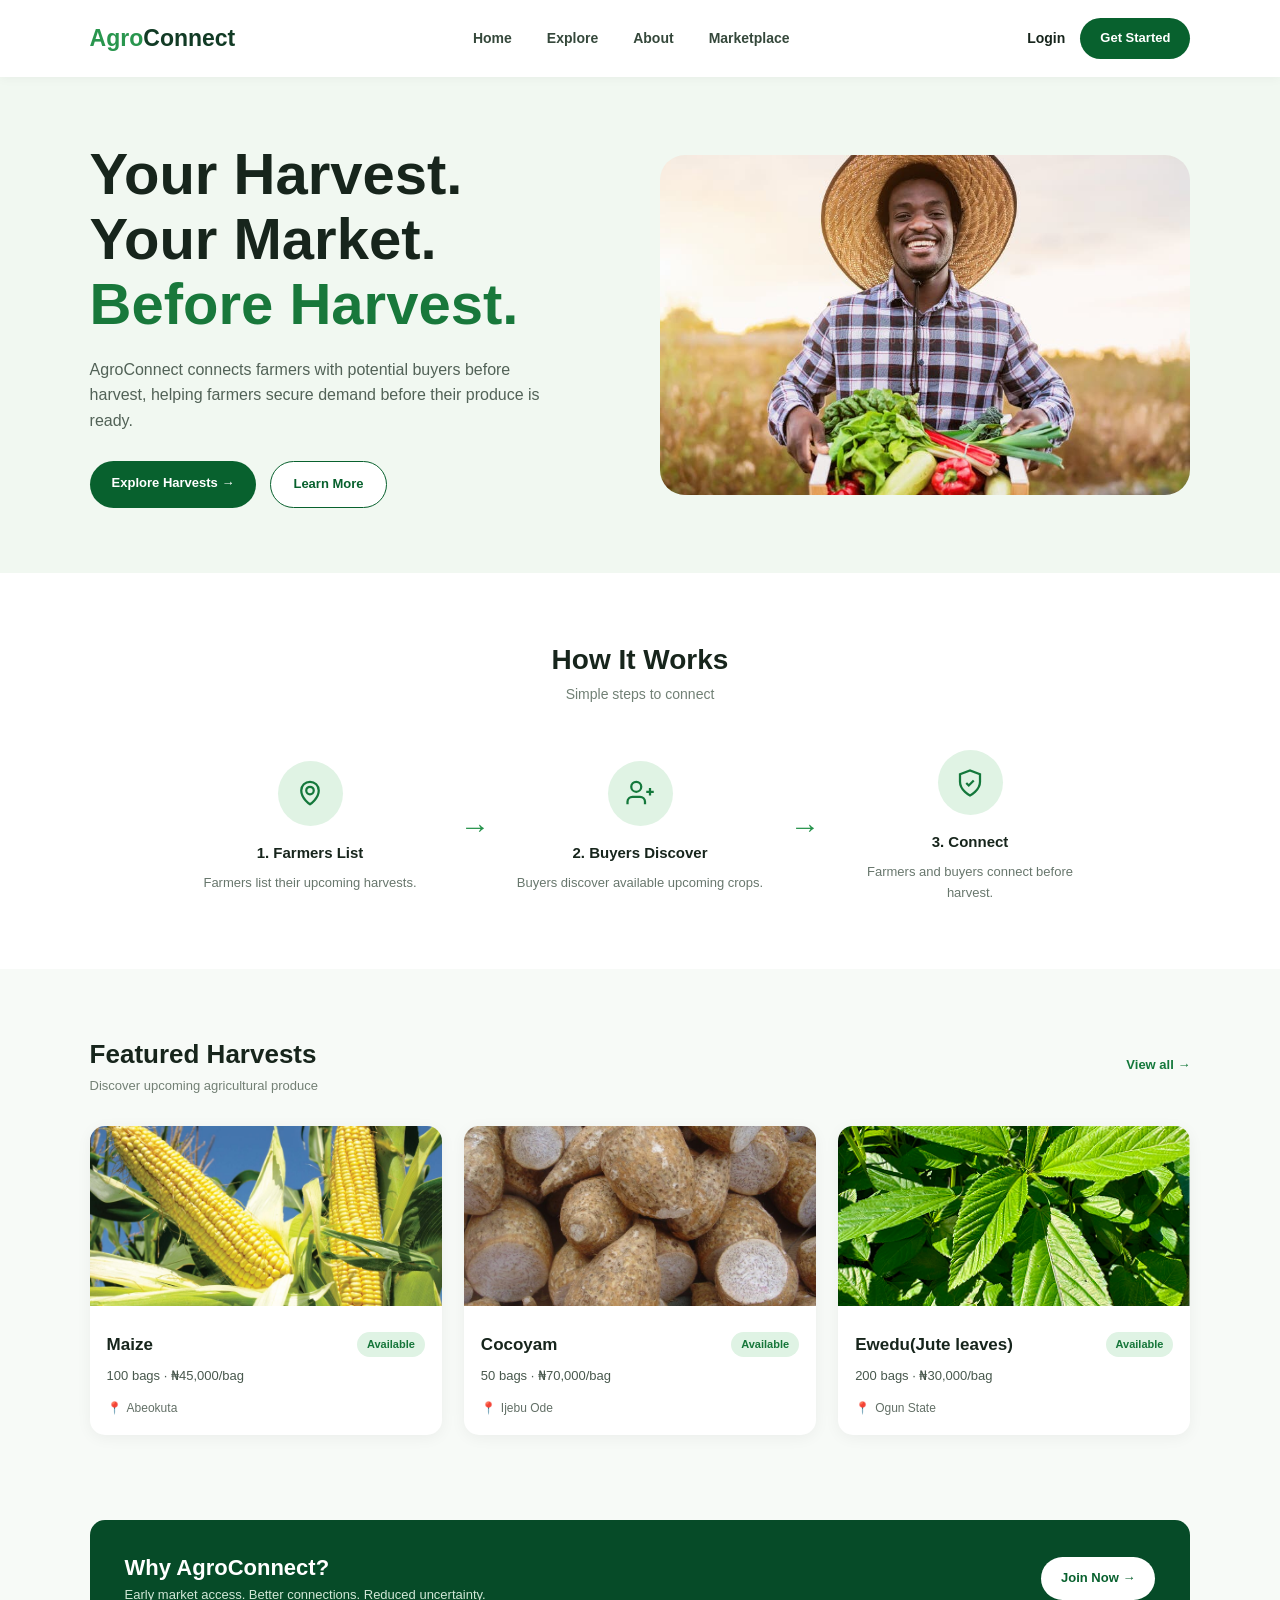
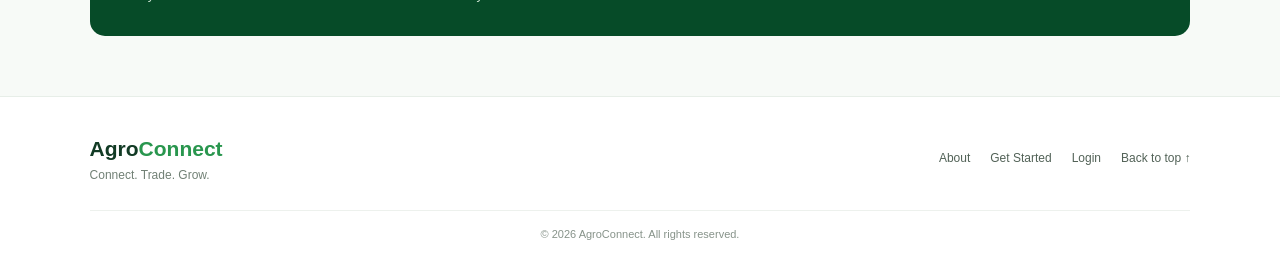
<file: index.html>
<!DOCTYPE html>
<html lang="en">

<head>
    <meta charset="UTF-8">
    <meta name="viewport" content="width=device-width, initial-scale=1.0">

    <title>AgroConnect | Connect. Trade. Grow.</title>

    <link rel="stylesheet" href="style.css">
</head>

<body>

    <!-- ================= NAVBAR ================= -->

    <header class="navbar">

        <a href="index.html" class="logo">
            <span>Agro</span>Connect
        </a>

        <nav class="nav-links" id="navLinks">
            <a href="index.html">Home</a>
            <a href="#featured-harvests">Explore</a>
            <a href="#about">About</a>
            <a href="marketplace.html">Marketplace</a>
        </nav>

        <div class="nav-buttons">
            <a href="login.html" class="login-btn">Login</a>
            <a href="register.html" class="get-started-btn">
                Get Started
            </a>
        </div>

        <button class="menu-toggle" id="menuToggle"
            aria-label="Toggle navigation" aria-expanded="false">
            ☰
        </button>

    </header>


    <!-- ================= HERO SECTION ================= -->

    <main>

        <section class="hero" id="home">

            <div class="hero-content">

                <h1>
                    Your Harvest.<br>
                    Your Market.<br>
                    <span>Before Harvest.</span>
                </h1>

                <p>
                    AgroConnect connects farmers with potential
                    buyers before harvest, helping farmers secure
                    demand before their produce is ready.
                </p>

                <div class="hero-buttons">

                    <a href="#featured-harvests" class="primary-btn">
                        Explore Harvests →
                    </a>

                    <a href="#how-it-works" class="secondary-btn">
                        Learn More
                    </a>

                </div>

            </div>

            <div class="hero-image">

                <img
                    src="hero img.jpg"
                    alt="Beautiful agricultural farmland">

            </div>

        </section>


        <!-- ================= HOW IT WORKS ================= -->

        <section class="how-it-works" id="how-it-works">

            <div class="section-heading">

                <h2>How It Works</h2>

                <p>Simple steps to connect</p>

            </div>


            <div class="steps-container">


                <!-- STEP 1 -->

                <div class="step-card">

                    <div class="step-icon">

                        <svg viewBox="0 0 24 24" fill="none"
                            stroke="currentColor" stroke-width="1.8">

                            <path d="M12 21s-7-4.5-7-11a7 7 0 1 1 14 0c0 6.5-7 11-7 11z"/>

                            <path d="M12 13a3 3 0 1 0 0-6 3 3 0 0 0 0 6z"/>

                        </svg>

                    </div>

                    <h3>1. Farmers List</h3>

                    <p>Farmers list their upcoming harvests.</p>

                </div>


                <!-- ARROW 1 -->

                <div class="step-arrow">→</div>


                <!-- STEP 2 -->

                <div class="step-card">

                    <div class="step-icon">

                        <svg viewBox="0 0 24 24" fill="none"
                            stroke="currentColor" stroke-width="1.8">

                            <path d="M16 21v-2a4 4 0 0 0-4-4H6a4 4 0 0 0-4 4v2"/>

                            <circle cx="9" cy="7" r="4"/>

                            <path d="M20 8v6m-3-3h6"/>

                        </svg>

                    </div>

                    <h3>2. Buyers Discover</h3>

                    <p>Buyers discover available upcoming crops.</p>

                </div>


                <!-- ARROW 2 -->

                <div class="step-arrow">→</div>


                <!-- STEP 3 -->

                <div class="step-card">

                    <div class="step-icon">

                        <svg viewBox="0 0 24 24" fill="none"
                            stroke="currentColor" stroke-width="1.8">

                            <path d="M12 22s8-4 8-11V5l-8-3-8 3v6c0 7 8 11 8 11z"/>

                            <path d="m9 12 2 2 4-4"/>

                        </svg>

                    </div>

                    <h3>3. Connect</h3>

                    <p>Farmers and buyers connect before harvest.</p>

                </div>

            </div>

        </section>


        <!-- ================= FEATURED HARVESTS ================= -->

        <section class="featured-harvests" id="featured-harvests">

            <div class="section-title-row">

                <div>
                    <h2>Featured Harvests</h2>
                    <p>Discover upcoming agricultural produce</p>
                </div>

                <a href="marketplace.html" class="view-all">
                    View all →
                </a>

            </div>


            <div class="harvest-container">



                <article class="harvest-card">

                    <img
                        src="corn.jpg"
                        alt="corn">

                    <div class="harvest-details">

                        <div class="harvest-top">

                            <h3>Maize</h3>

                            <span class="availability">
                                Available
                            </span>

                        </div>

                        <p>100 bags · ₦45,000/bag</p>

                        <div class="harvest-location">
                            <span>📍</span>
                            <span>Abeokuta</span>
                        </div>

                    </div>

                </article>



                <article class="harvest-card">

                    <img
                        src="cocoyam.jpg"
                        alt="cocoyam">

                    <div class="harvest-details">

                        <div class="harvest-top">

                            <h3>Cocoyam</h3>

                            <span class="availability">
                                Available
                            </span>

                        </div>

                        <p>50 bags · ₦70,000/bag</p>

                        <div class="harvest-location">
                            <span>📍</span>
                            <span>Ijebu Ode</span>
                        </div>

                    </div>

                </article>


                <!-- CASSAVA CARD -->

                <article class="harvest-card">

                    <img
                        src="ewedu (1).png"
                        alt="ewedu">

                    <div class="harvest-details">

                        <div class="harvest-top">

                            <h3>Ewedu(Jute leaves)</h3>

                            <span class="availability">
                                Available
                            </span>

                        </div>

                        <p>200 bags · ₦30,000/bag</p>

                        <div class="harvest-location">
                            <span>📍</span>
                            <span>Ogun State</span>
                        </div>

                    </div>

                </article>


            </div>

        </section>


        <!-- ================= WHY AGROCONNECT ================= -->

        <section class="why-agroconnect" id="about">

            <div class="why-content">

                <h2>Why AgroConnect?</h2>

                <p>
                    Early market access. Better connections.
                    Reduced uncertainty.
                </p>

            </div>

            <a href="register.html" class="join-btn">
                Join Now →
            </a>

        </section>

    </main>


    <!-- ================= FOOTER ================= -->

    <footer class="footer">

        <div class="footer-brand">

            <h3>Agro<span>Connect</span></h3>

            <p>Connect. Trade. Grow.</p>

        </div>

        <div class="footer-links">

            <a href="#about">About</a>

            <a href="register.html">Get Started</a>

            <a href="login.html">Login</a>

            <a href="#home">Back to top ↑</a>

        </div>

        <p class="copyright">
            © 2026 AgroConnect. All rights reserved.
        </p>

    </footer>


    <script src="main.js"></script>

</body>
</html>
</file>
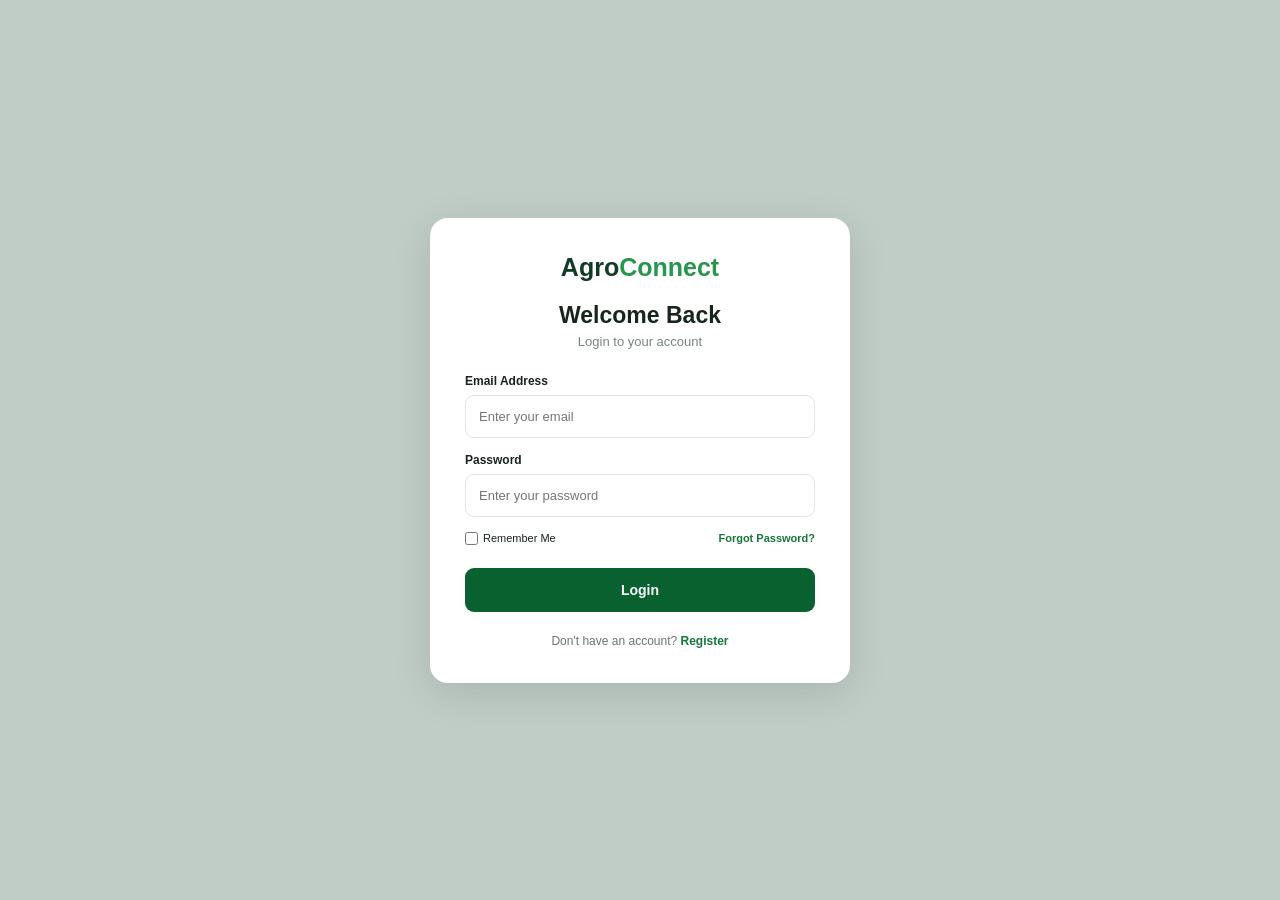
<file: buyer-dashboard.html>
<!DOCTYPE html>
<html lang="en">

<head>
    <meta charset="UTF-8">
    <meta name="viewport" content="width=device-width, initial-scale=1.0">

    <title>Buyer Dashboard | AgroConnect</title>

    <link rel="stylesheet" href="buyer-dashboard.css">
</head>

<body>
  <button class="menu-toggle" id="menu-toggle" aria-label="Open navigation">
    ☰
</button>

    <div class="dashboard-layout">

        <!-- SIDEBAR -->

        <aside class="sidebar">

            <div class="sidebar-logo">
                Agro<span>Connect</span>
            </div>

            <nav class="sidebar-nav">

                <a href="#overview" class="nav-link active">
                    <span>▦</span>
                    Overview
                </a>

                <a href="marketplace.html" class="nav-link">
                    <span>🛒</span>
                    Browse Produce
                </a>

                <a href="my-requests.html" class="nav-link">
                    <span>📋</span>
                    My Requests
                </a>
                <a href="orders.html" class="nav-link">
                    <span>📦</span>
                    My Orders
                </a>

                <a href="buyer-profile.html" class="nav-link">
                    <span>👤</span>
                    Profile
                </a>

            </nav>

            <a href="login.html" class="logout-link">
                <span>↪</span>
                Log Out
            </a>

        </aside>


        <!-- MAIN CONTENT -->

        <main class="main-content" id="overview">

            <!-- WELCOME SECTION -->

            <section class="welcome-section">

                <div>
                    <p class="welcome-label">BUYER DASHBOARD</p>

                    <h1>Welcome back, <span id="buyer-name">Buyer</span>!</h1>

                    <p>
                        Find quality agricultural produce directly from farmers.
                    </p>
                </div>

                <a href="marketplace.html" class="browse-button">
                    Browse Produce
                </a>

            </section>


            <!-- STATISTICS -->

            <section class="stats-grid">

                <div class="stat-card">
                    <div class="stat-icon">🌾</div>
                    <p>Available Produce</p>
                    <h2 id="available-count">0</h2>
                </div>

                <div class="stat-card">
                    <div class="stat-icon">📋</div>
                    <p>My Requests</p>
                    <h2 id="total-requests">0</h2>
                </div>

                <div class="stat-card">
                    <div class="stat-icon">⏳</div>
                    <p>My Orders</p>
                    <h2 id="total-orders">0</h2>
                </div>

            </section>


            <!-- RECENT REQUESTS -->

            <section class="content-section" id="my-requests">

                <div class="section-heading">

                    <div>
                        <h2>My Recent Requests</h2>
                        <p>Keep track of your purchase requests.</p>
                    </div>

                    <span id="request-total">0 Requests</span>

                </div>

                <div class="table-wrapper">

                    <table>

                        <thead>
                            <tr>
                                <th>Produce</th>
                                <th>Farmer</th>
                                <th>Quantity</th>
                                <th>Status</th>
                            </tr>
                        </thead>

                        <tbody id="recent-requests">

                        </tbody>

                    </table>

                </div>

                <div id="empty-requests" class="empty-state">

                    <h3>No purchase requests yet</h3>

                    <p>
                        Your submitted purchase requests will appear here.
                    </p>

                    <a href="marketplace.html">Explore Produce</a>

                </div>

            </section>


            <!-- BROWSE PRODUCE PROMOTION -->

            <section class="browse-promotion">

                <div>
                    <h2>Looking for fresh agricultural produce?</h2>

                    <p>
                        Explore available harvests and connect directly
                        with farmers on AgroConnect.
                    </p>

                    <a href="marketplace.html">
                        Explore Marketplace →
                    </a>
                </div>

                <div class="promotion-icon">
                    🌱
                </div>

            </section>


        </main>

    </div>


    <script src="api.js"></script>
    <script src="buyer-dashboard.js"></script>

</body>

</html>
</file>
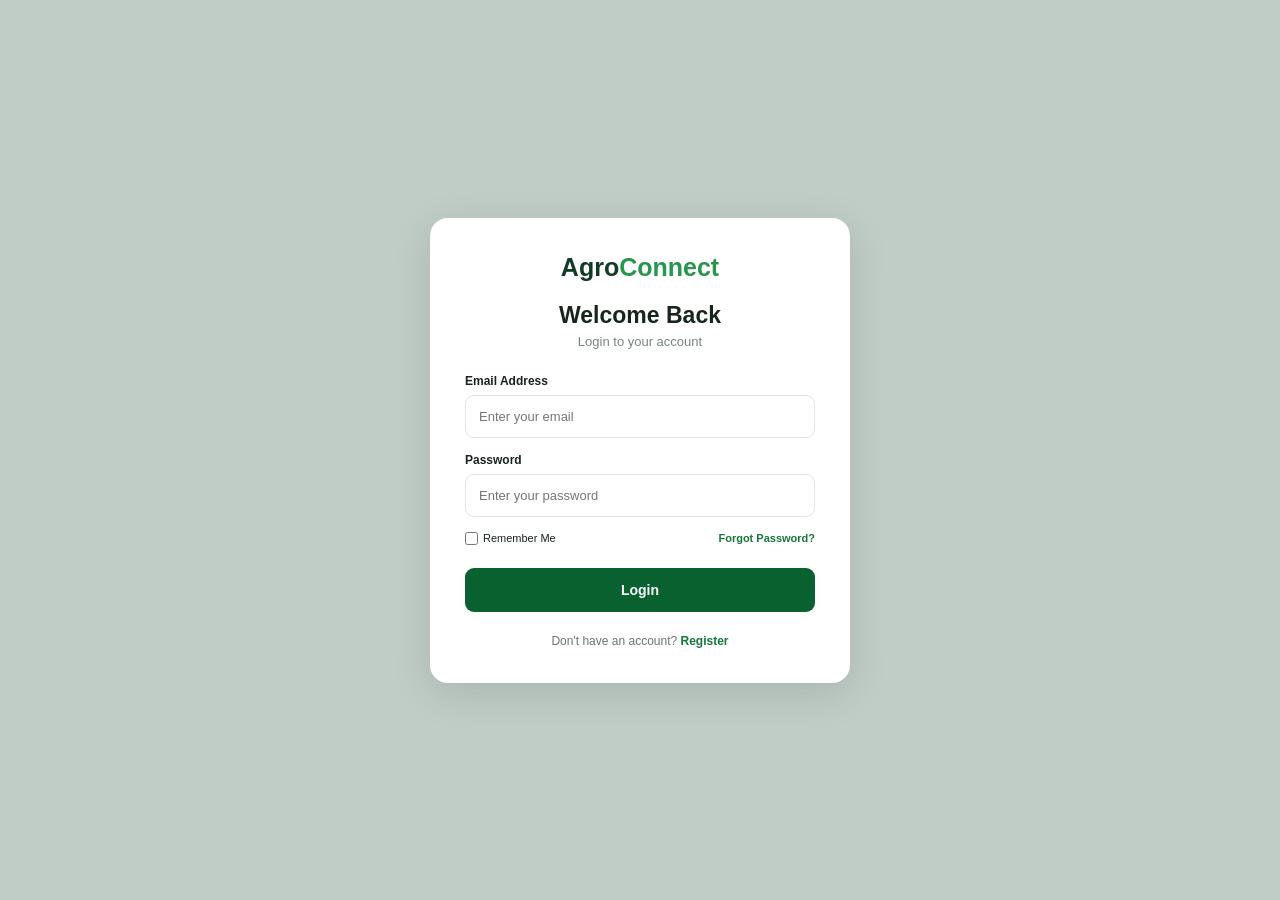
<file: buyer-profile.html>
<!DOCTYPE html>
<html lang="en">
<head>
    <meta charset="UTF-8">
    <meta name="viewport" content="width=device-width, initial-scale=1.0">

    <title>Buyer Profile | AgroConnect</title>

    <link rel="stylesheet" href="buyer-profile.css">
</head>

<body>

    <main class="profile-container">

        <header class="profile-header">
            <a href="buyer-dashboard.html" class="back-link">
                ← Back to Dashboard
            </a>

            <h1>My Profile</h1>
            <p>Manage your personal and business information.</p>
        </header>


        <section class="profile-summary">

            <div class="profile-avatar" id="profile-avatar">
                B
            </div>

            <div>
                <h2 id="profile-name">Buyer Name</h2>
                <p>AgroConnect Buyer</p>
                <span class="account-badge">Buyer Account</span>
            </div>

        </section>


        <form id="buyer-profile-form">

            <!-- PERSONAL INFORMATION -->

            <section class="profile-card">

                <h2>Personal Information</h2>
                <p class="section-description">
                    Your basic account details.
                </p>

                <div class="form-grid">

                    <div class="form-group">
                        <label for="first-name">First Name</label>
                        <input type="text" id="first-name" disabled>
                    </div>

                    <div class="form-group">
                        <label for="last-name">Last Name</label>
                        <input type="text" id="last-name" disabled>
                    </div>

                    <div class="form-group">
                        <label for="username">Username</label>
                        <input type="text" id="username" disabled>
                    </div>

                    <div class="form-group">
                        <label for="email">Email Address</label>
                        <input type="email" id="email" disabled>
                    </div>

                    <div class="form-group">
                        <label for="phone">Phone Number</label>
                        <input type="tel" id="phone" disabled>
                    </div>

                </div>

            </section>


            <!-- BUSINESS INFORMATION -->

            <section class="profile-card">

                <h2>Business Information</h2>
                <p class="section-description">
                    Tell farmers more about your business.
                </p>

                <div class="form-grid">

                    <div class="form-group">
                        <label for="business-name">Business Name</label>
                        <input
                            type="text"
                            id="business-name"
                            placeholder="Enter your business name"
                        >
                    </div>

                    <div class="form-group">
                        <label for="business-address">Business Address</label>
                        <input
                            type="text"
                            id="business-address"
                            placeholder="Enter your business address"
                        >
                    </div>

                    <div class="form-group">
                        <label for="state">State</label>
                        <input
                            type="text"
                            id="state"
                            placeholder="Enter your state"
                        >
                    </div>

                </div>

            </section>


            <!-- ACTION BUTTONS -->

            <div class="profile-actions">

                <button type="submit" class="save-button">
                    Save Changes
                </button>

                <button type="button" id="cancel-button" class="cancel-button">
                    Cancel
                </button>

            </div>

            <p id="save-message"></p>

        </form>

    </main>


    <script src="api.js"></script>
<script src="buyer-profile.js"></script>

</body>
</html>
</file>
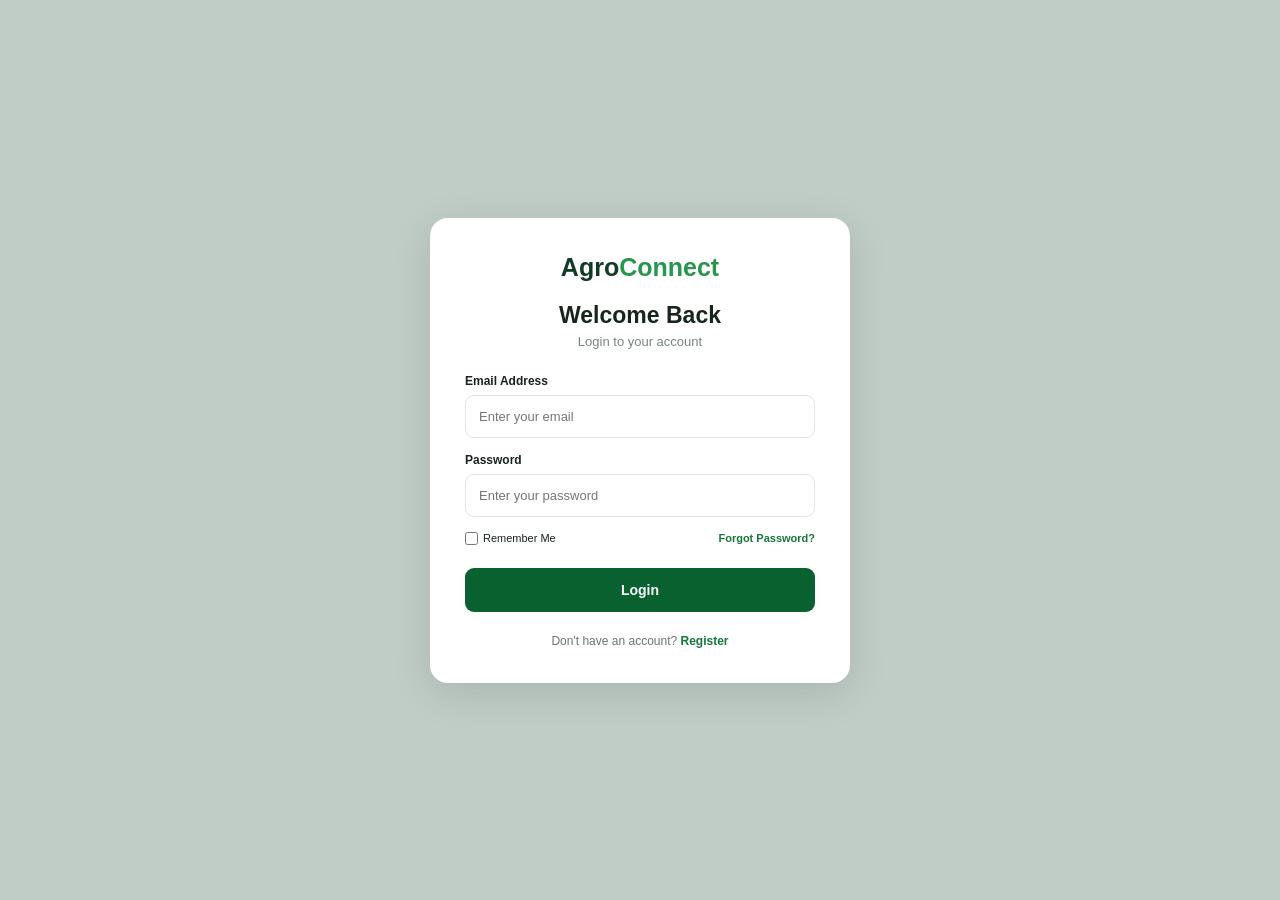
<file: create-listing.html>
<!DOCTYPE html>
<html lang="en">

<head>
    <meta charset="UTF-8">
    <meta name="viewport" content="width=device-width, initial-scale=1.0">

    <title>Create Listing | AgroConnect</title>

    <link rel="stylesheet" href="create-listing.css">
</head>

<body>

    <div class="page-container">

        <!-- HEADER -->

        <header class="page-header">

            <a href="farmer-dashboard.html" class="logo">
                Agro<span>Connect</span>
            </a>

            <a href="farmer-dashboard.html" class="back-link">
                ← Back to Dashboard
            </a>

        </header>


        <!-- MAIN CONTENT -->

        <main class="listing-page">

            <div class="listing-intro">

                <span class="intro-label">FARMER PORTAL</span>

                <h1>List Your Upcoming Harvest</h1>

                <p>
                    Connect with potential buyers before your
                    produce is ready for harvest.
                </p>

            </div>


            <!-- LISTING CARD -->

            <div class="listing-card">


                <!-- LEFT IMAGE -->

                <div class="listing-image">

                    <div class="image-overlay">

                        <h2>Your Harvest Deserves a Market.</h2>

                        <p>
                            List your produce today and connect
                            with buyers looking for quality
                            agricultural produce.
                        </p>

                    </div>

                </div>


                <!-- RIGHT FORM -->

                <div class="listing-form-container">

                    <div class="form-heading">

                        <h2>Create Harvest Listing</h2>

                        <p>
                            Enter your upcoming harvest details.
                        </p>

                    </div>


                    <form id="produce-form">


                        <!-- CROP TYPE -->

                        <div class="form-group">

                            <label for="crop">
                                Crop Type
                            </label>

                            <select id="crop" name="crop" required>

                                <option value="">
                                    Select Crop
                                </option>

                                <option value="Maize">Maize</option>

                                <option value="Rice">Rice</option>

                                <option value="Cassava">Cassava</option>

                                <option value="Yam">Yam</option>

                                <option value="Beans">Beans</option>

                                <option value="Others">Others</option>

                            </select>

                            <button type="button" id="toggle-new-crop"
                                style="background:none;border:none;color:#14783b;cursor:pointer;padding:6px 0;font-size:14px;">
                                + Crop not on the list? Add it
                            </button>

                            <div id="new-crop-box"
                                style="display:none;gap:8px;flex-wrap:wrap;align-items:center;">

                                <input type="text" id="new-crop-name"
                                    placeholder="Crop name (e.g. Plantain)">

                                <select id="new-crop-category">
                                    <option>Grain</option>
                                    <option>Vegetable</option>
                                    <option>Fruit</option>
                                    <option>Tuber</option>
                                    <option>Legume</option>
                                    <option>Other</option>
                                </select>

                                <button type="button" id="save-new-crop">Add Crop</button>

                            </div>

                        </div>


                        <!-- QUANTITY -->

                        <div class="form-row">

                            <div class="form-group">

                                <label for="quantity">
                                    Quantity
                                </label>

                                <input
                                    type="number"
                                    id="quantity"
                                    name="quantity"
                                    placeholder="e.g. 100"
                                    min="1"
                                    required>

                            </div>


                            <!-- UNIT -->

                            <div class="form-group">

                                <label for="unit">
                                    Unit
                                </label>

                                <select id="unit" name="unit" required>

                                    <option value="">
                                        Select Unit
                                    </option>

                                    <option value="bags">
                                        Bags
                                    </option>

                                    <option value="kg">
                                        Kilograms
                                    </option>

                                    <option value="crates">
                                        Crates
                                    </option>

                                </select>

                            </div>

                        </div>


                        <!-- PRICE -->

                        <div class="form-group">

                            <label for="price">
                                Price Per Unit (₦)
                            </label>

                            <input
                                type="number"
                                id="price"
                                name="price"
                                placeholder="e.g. 45000"
                                min="1"
                                required>

                        </div>


                        <!-- HARVEST DATE -->

                        <div class="form-group">

                            <label for="harvest-date">
                                Expected Harvest Date
                            </label>

                            <input
                                type="date"
                                id="harvest-date"
                                name="harvestDate"
                                required>

                        </div>


                        <!-- LOCATION -->

                        <div class="form-group">

                            <label for="location">
                                Farm Location
                            </label>

                            <input
                                type="text"
                                id="location"
                                name="location"
                                placeholder="e.g. Abeokuta, Ogun State"
                                required>

                        </div>


                        <!-- DESCRIPTION -->

                        <div class="form-group">

                            <label for="description">
                                Description (Optional)
                            </label>

                            <textarea
                                id="description"
                                name="description"
                                rows="3"
                                maxlength="500"
                                placeholder="Tell buyers more about your harvest..."></textarea>

                        </div>


                        <!-- MESSAGE -->

                        <p id="form-message" role="status"
                            aria-live="polite"></p>


                        <!-- SUBMIT BUTTON -->

                        <button type="submit" id="publish-button">

                            Publish Listing

                        </button>


                    </form>

                </div>

            </div>

        </main>


        <!-- FOOTER -->

        <footer class="page-footer">

            <p>
                © 2026 AgroConnect. Connect. Trade. Grow.
            </p>

        </footer>

    </div>


    <!-- JAVASCRIPT -->

    <script src="api.js"></script>

    <script src="create-listing.js"></script>

</body>

</html>
</file>
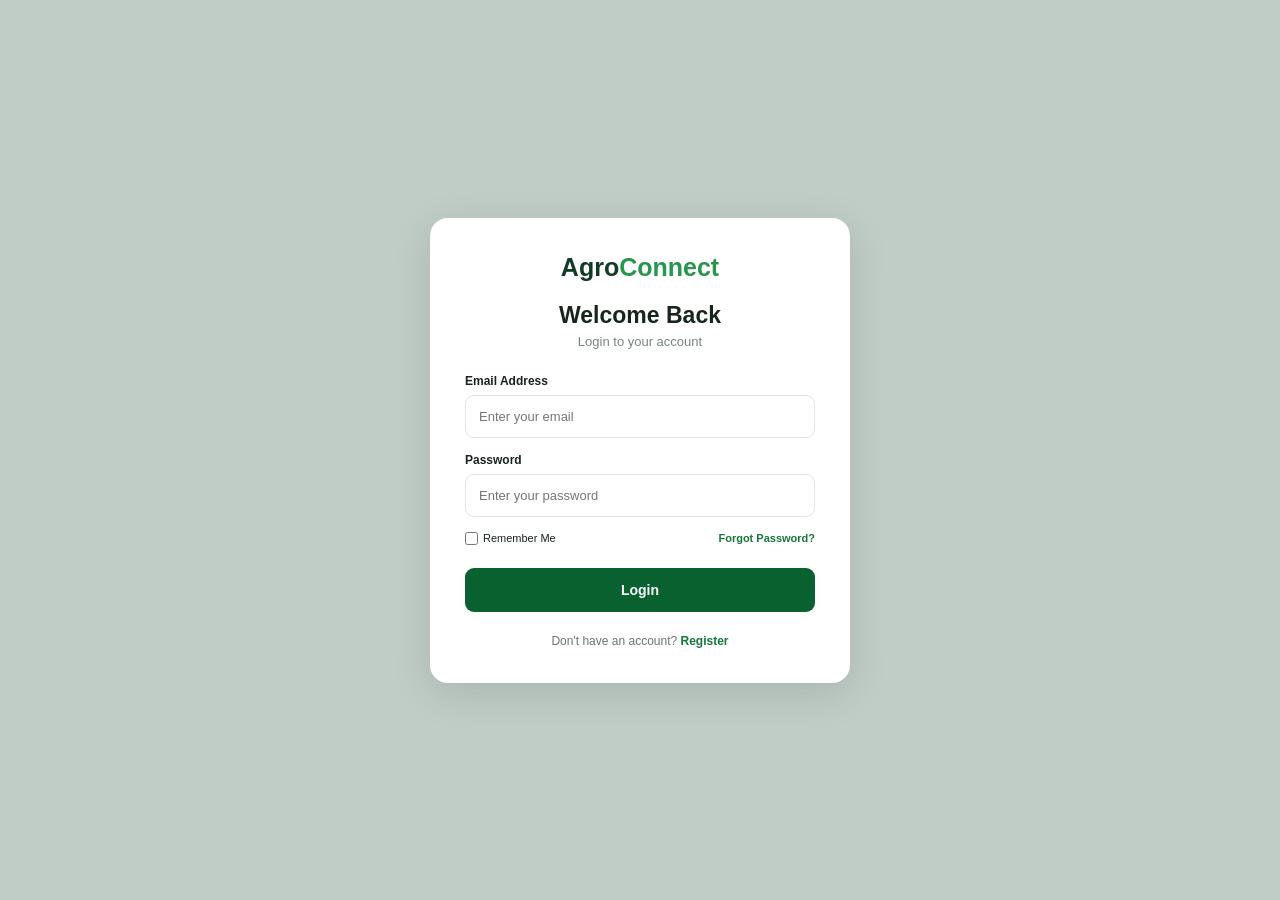
<file: crops.html>
<!DOCTYPE html>
<html lang="en">
<head>
    <meta charset="UTF-8">
    <meta name="viewport" content="width=device-width, initial-scale=1.0">
    <title>Crops | AgroConnect</title>
    <link rel="stylesheet" href="orders.css">
</head>
<body>

    <header class="orders-header">
        <a href="index.html" class="logo">Agro<span>Connect</span></a>
        <a href="farmer-dashboard.html" id="back-link" class="back-link">← Back to Dashboard</a>
    </header>

    <main class="orders-page">

        <div class="orders-title">
            <div>
                <h1>Crops</h1>
                <p>The crops farmers can list. Add a new crop or rename an existing one.</p>
            </div>
            <span id="crop-count" class="order-count">0 Crops</span>
        </div>

        <form id="crop-form" class="order-card crop-form">

            <h3 id="crop-form-title">Add a new crop</h3>

            <input type="hidden" id="crop-id">

            <div class="crop-fields">

                <input type="text" id="crop-name" placeholder="Crop name" required>

                <select id="crop-category" required>
                    <option>Grain</option>
                    <option>Vegetable</option>
                    <option>Fruit</option>
                    <option>Tuber</option>
                    <option>Legume</option>
                    <option>Other</option>
                </select>

                <input type="text" id="crop-description" placeholder="Description (optional)">

            </div>

            <div class="order-actions">
                <button type="submit" class="order-action" id="crop-save">Add Crop</button>
                <button type="button" class="order-action danger" id="crop-cancel" style="display:none;">Cancel edit</button>
            </div>

            <p id="crop-message" role="status"></p>

        </form>

        <div id="crops-container"></div>

    </main>

    <script src="api.js"></script>
    <script src="crops.js"></script>
</body>
</html>
</file>
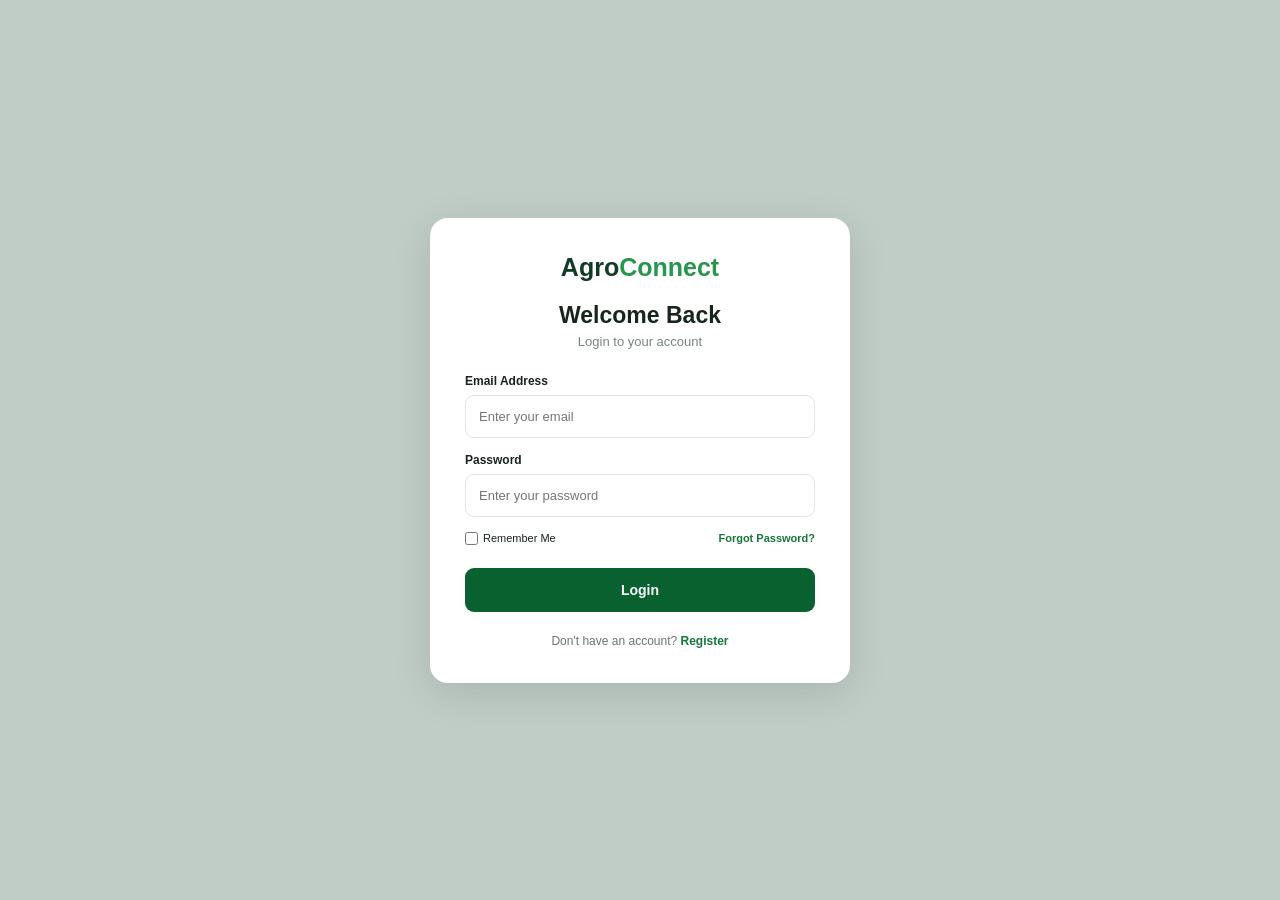
<file: farmer-dashboard.html>
<!DOCTYPE html>
<html lang="en">

<head>
    <meta charset="UTF-8">
    <meta name="viewport" content="width=device-width, initial-scale=1.0">

    <title>Farmer Dashboard | AgroConnect</title>

    <link rel="stylesheet" href="dashboard.css">
    <link rel="stylesheet" href="farmer-requests.css">
</head>

<body>

    <div class="dashboard-container">


        <!-- ================= SIDEBAR ================= -->

        <aside class="sidebar" id="sidebar">

            <div class="sidebar-brand">

                <a href="index.html" class="brand-logo">
                    🌱 AgroConnect
                </a>

                <p>Connect. Trade. Grow.</p>

            </div>


            <nav class="sidebar-navigation">

                <a href="farmer-dashboard.html" class="nav-item active">

                    <span>⌂</span>
                    Overview

                </a>

                <a href="my-listings.html" class="nav-item">

                    <span>▦</span>
                    My Listings

                </a>

                <a href="create-listing.html" class="nav-item">

                    <span>＋</span>
                    Create Listing

                </a>

                <a href="#buyer-requests" class="nav-item">

                    <span>♧</span>
                    Buyer Requests

                </a>
                <a href="orders.html" class="nav-item">
                    <span>📦</span>
                    Orders
                </a>
                <a href="crops.html" class="nav-item">
                    <span>🌱</span>
                    Crops
                </a>

                <a href="profile.html" class="nav-item">

                    <span>♙</span>
                    Profile

                </a>

            </nav>


            <a href="login.html" class="logout-button">

                <span>⇥</span>
                Logout

            </a>

        </aside>



        <!-- ================= MAIN CONTENT ================= -->

        <main class="main-content">


            <!-- TOPBAR -->

            <header class="topbar">

                <button class="menu-button" id="menuButton"
                    aria-label="Toggle sidebar" aria-expanded="false">
                    ☰
                </button>

                <div class="topbar-right">

                    <button class="notification-button"
                        aria-label="Notifications">

                        ♟

                        <span class="notification-dot"></span>

                    </button>

                    <div class="user-avatar" id="user-avatar">
                        F
                    </div>

                </div>

            </header>



            <!-- DASHBOARD CONTENT -->

            <div class="dashboard-content">


                <!-- WELCOME SECTION -->

                <section class="welcome-section">

                    <div>

                        <h1>Welcome back, <span id="farmer-name">Farmer</span>! 👋</h1>

                        <p>
                            Here's what's happening on your farm.
                        </p>

                    </div>

                </section>

                <!-- INCOMING BUYER REQUESTS -->

       <section class="requests-section" id="buyer-requests">

    <div class="requests-heading">

        <div>
            <h2>Incoming Buyer Requests</h2>

            <p>
                Manage purchase requests from interested buyers.
            </p>
        </div>

        <span id="request-count">0 Requests</span>

    </div>


    <div id="farmer-requests-container">

        <!-- JavaScript displays requests here -->

    </div>


    <div id="no-requests" class="no-requests">

        <h3>No requests yet</h3>

        <p>
            Buyer requests will appear here when someone
            expresses interest in your harvest.
        </p>

    </div>

</section>



                <!-- STATISTICS CARDS -->

                <section class="statistics-grid">


                    <div class="stat-card">

                        <div class="stat-icon green-icon">
                            🌿
                        </div>

                        <div>

                            <h2 id="stat-listings">0</h2>

                            <p>Total Listings</p>

                        </div>

                    </div>



                    <div class="stat-card">

                        <div class="stat-icon orange-icon">
                            📦
                        </div>

                        <div>

                            <h2 id="stat-bookings">0</h2>

                            <p>Total Bookings</p>

                        </div>

                    </div>



                    <div class="stat-card">

                        <div class="stat-icon purple-icon">
                            👥
                        </div>

                        <div>

                            <h2 id="stat-orders">0</h2>

                            <p>Total Orders</p>

                        </div>

                    </div>


                </section>



                <!-- RECENT LISTINGS -->

                <section class="dashboard-section">


                    <div class="section-header">

                        <h2>Recent Listings</h2>

                        <a href="my-listings.html">
                            View all →
                        </a>

                    </div>



                    <div class="recent-listings-container" id="recent-listings">
                        <p>Loading your listings...</p>
                    </div>

                </section>



                <!-- RECENT BUYER REQUESTS -->

                <section class="dashboard-section">


                    <div class="section-header">

                        <h2>Recent Buyer Requests</h2>

                        <a href="#buyer-requests">
                            View all →
                        </a>

                    </div>



                    <div class="requests-container">


                        <!-- REQUEST 1 -->

                        <article class="request-card">


                            <div class="buyer-avatar">
                                JD
                            </div>


                            <div class="buyer-information">

                                <h3>John Doe</h3>

                                <p>Wants 50 bags of Maize</p>

                            </div>


                            <div class="request-status">

                                <span class="status pending-status">
                                    Pending
                                </span>

                                <small>2h ago</small>

                            </div>


                        </article>



                        <!-- REQUEST 2 -->

                        <article class="request-card">


                            <div class="buyer-avatar second-avatar">
                                AM
                            </div>


                            <div class="buyer-information">

                                <h3>Ahmed Musa</h3>

                                <p>Wants 30 bags of Rice</p>

                            </div>


                            <div class="request-status">

                                <span class="status accepted-status">
                                    Accepted
                                </span>

                                <small>5h ago</small>

                            </div>


                        </article>


                    </div>


                </section>



                <!-- QUICK ACTION -->

                <section class="quick-action">

                    <div>

                        <h2>Have a new harvest coming?</h2>

                        <p>
                            Publish your upcoming produce and connect
                            with potential buyers.
                        </p>

                    </div>

                    <a href="create-listing.html">
                        + Create Listing
                    </a>

                </section>


            </div>

        </main>

    </div>


    <!-- JAVASCRIPT -->

    <script src="api.js"></script>
    <script src="farmer-dashboard.js"></script>
    <script src="farmer-requests.js"></script>

</body>

</html>
</file>
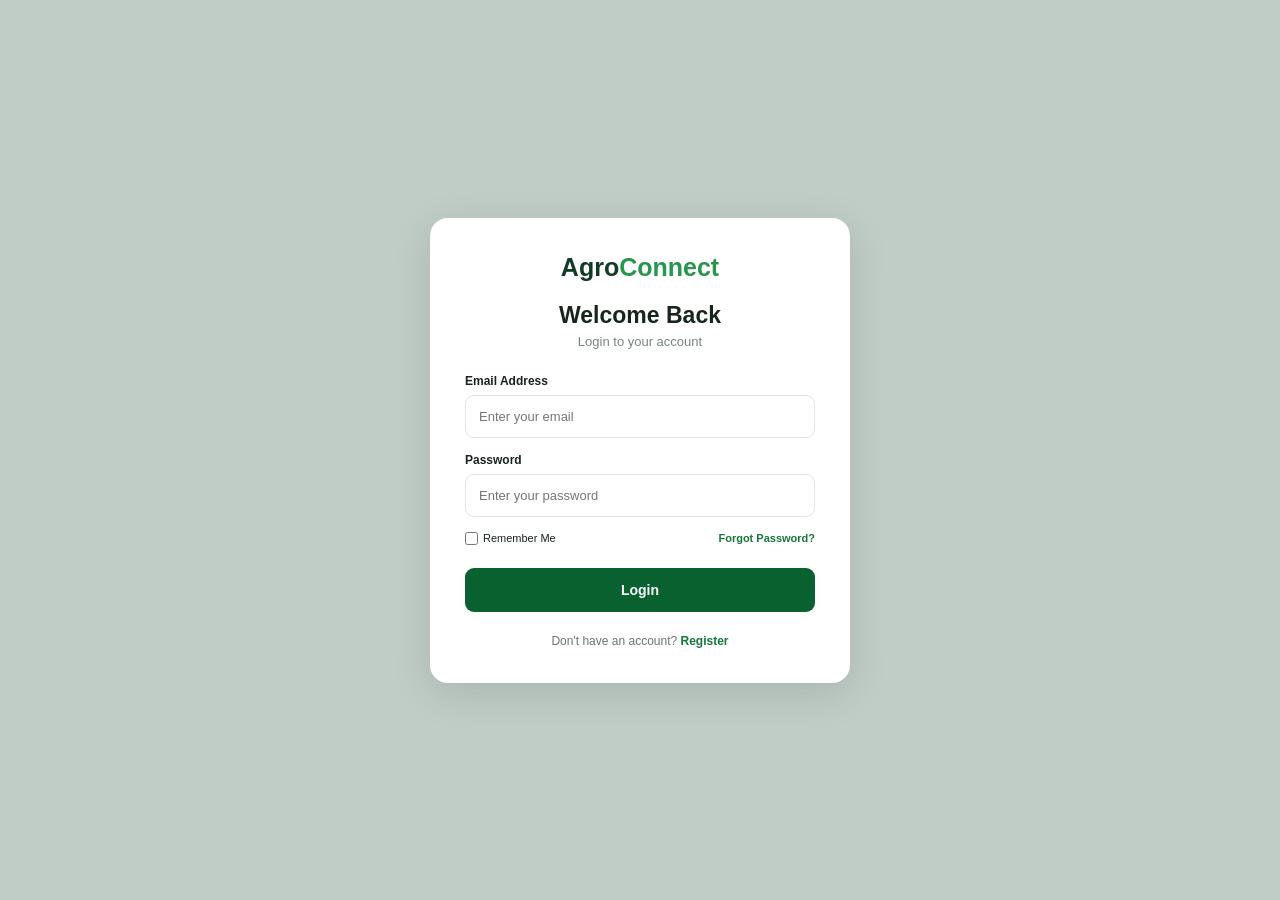
<file: login.html>
<!DOCTYPE html>
<html lang="en">

<head>
    <meta charset="UTF-8">
    <meta name="viewport" content="width=device-width, initial-scale=1.0">

    <title>Login | AgroConnect</title>

    <link rel="stylesheet" href="auth.css">
</head>

<body>

    <main class="auth-page">

        <div class="auth-card login-card">

            <!-- LOGO -->

            <a href="index.html" class="auth-logo">
                Agro<span>Connect</span>
            </a>

            <h2>Welcome Back</h2>

            <p class="auth-description">
                Login to your account
            </p>


            <!-- LOGIN FORM -->

            <form id="loginForm">

                <div class="form-group">

                    <label for="loginEmail">
                        Email Address
                    </label>

                    <input
                        type="email"
                        id="loginEmail"
                        placeholder="Enter your email"
                        autocomplete="email"
                        required>

                </div>


                <div class="form-group">

                    <label for="loginPassword">
                        Password
                    </label>

                    <input
                        type="password"
                        id="loginPassword"
                        placeholder="Enter your password"
                        autocomplete="current-password"
                        required>

                </div>


                <div class="login-options">

                    <label class="remember-option">

                        <input type="checkbox" id="rememberMe">

                        Remember Me

                    </label>

                    <a href="#" id="forgotPassword">
                        Forgot Password?
                    </a>

                </div>


                <button type="submit" class="auth-submit">
                    Login
                </button>


                <p id="loginMessage" class="form-message"
                    role="status"></p>

            </form>


            <p class="auth-switch">
                Don't have an account?
                <a href="register.html">Register</a>
            </p>

        </div>

    </main>

    <script src="api.js"></script>
    <script src="auth.js"></script>

</body>
</html>
</file>
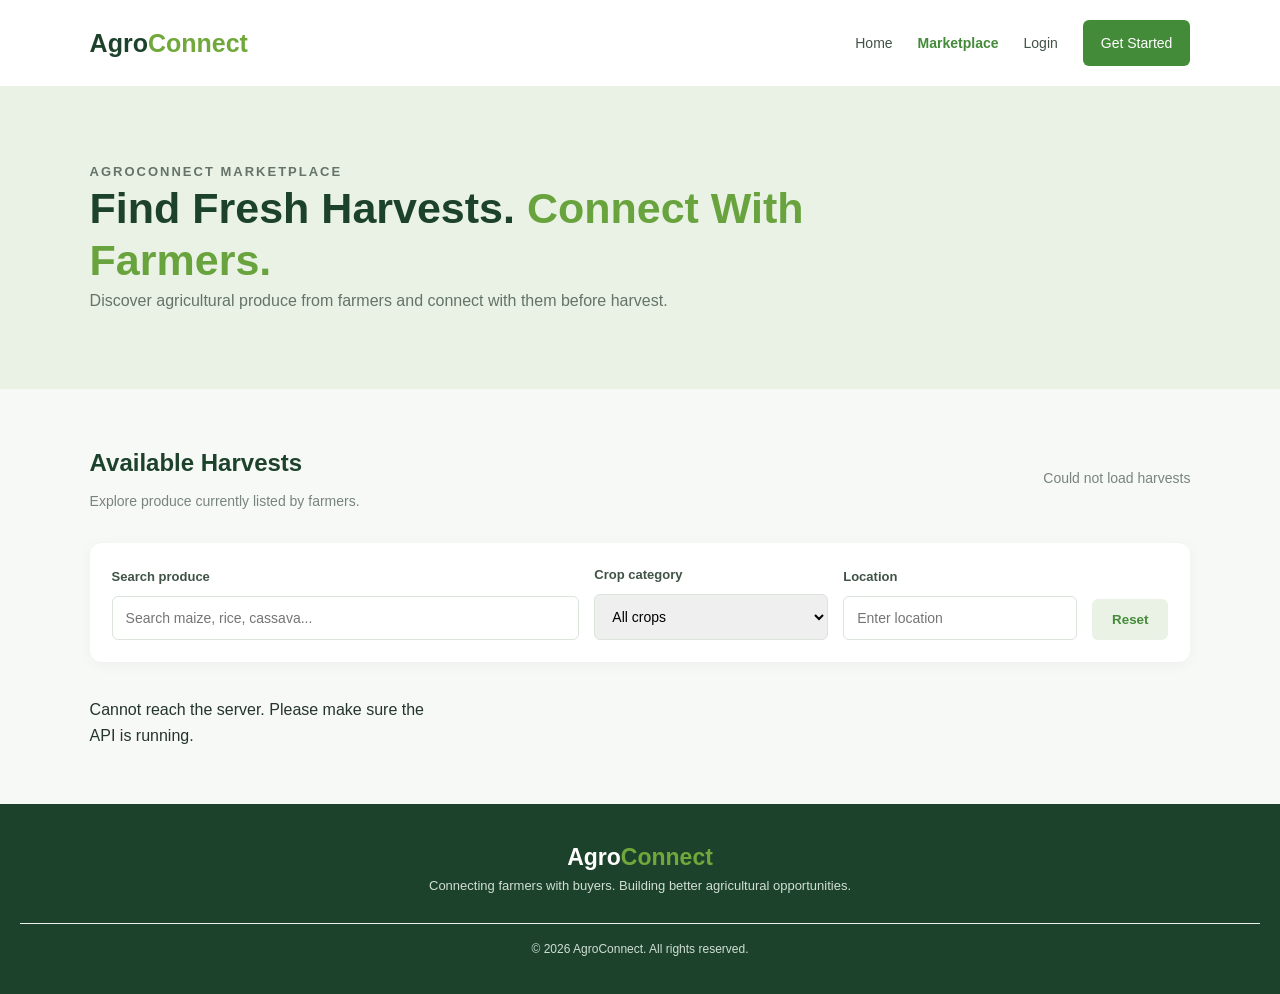
<file: marketplace.html>
<!DOCTYPE html>
<html lang="en">
<head>
    <meta charset="UTF-8">
    <meta name="viewport" content="width=device-width, initial-scale=1.0">

    <title>Marketplace | AgroConnect</title>

    <link rel="stylesheet" href="style.css">
    <link rel="stylesheet" href="marketplace.css">
</head>

<body>

    <!-- HEADER -->
    <header class="market-header">

        <a href="index.html" class="market-logo">
            Agro<span>Connect</span>
        </a>

        <nav>
            <a href="index.html">Home</a>
            <a href="marketplace.html" class="active">Marketplace</a>
            <a href="login.html">Login</a>
            <a href="register.html" class="nav-register">
                Get Started
            </a>
        </nav>

    </header>


    <!-- HERO SECTION -->
    <section class="market-hero">

        <div class="market-hero-content">

            <p class="market-label">AGROCONNECT MARKETPLACE</p>

            <h1>
                Find Fresh Harvests.
                <span>Connect With Farmers.</span>
            </h1>

            <p>
                Discover agricultural produce from farmers
                and connect with them before harvest.
            </p>

        </div>

    </section>


    <!-- MARKETPLACE -->
    <main class="marketplace-container">

        <div class="market-intro">

            <div>
                <h2>Available Harvests</h2>

                <p>
                    Explore produce currently listed by farmers.
                </p>
            </div>

            <p id="results-count">0 harvests found</p>

        </div>


        <!-- SEARCH AND FILTERS -->
        <section class="filter-section">

            <div class="search-box">

                <label for="search-input">Search produce</label>

                <input
                    type="text"
                    id="search-input"
                    placeholder="Search maize, rice, cassava..."
                >

            </div>


            <div class="filter-box">

                <label for="crop-filter">Crop category</label>

                <select id="crop-filter">

                    <option value="">All crops</option>
                    <option value="Maize">Maize</option>
                    <option value="Rice">Rice</option>
                    <option value="Cassava">Cassava</option>
                    <option value="Yam">Yam</option>
                    <option value="Beans">Beans</option>
                    <option value="Others">Others</option>

                </select>

            </div>


            <div class="filter-box">

                <label for="location-filter">Location</label>

                <input
                    type="text"
                    id="location-filter"
                    placeholder="Enter location"
                >

            </div>


            <button id="reset-filters" type="button">
                Reset
            </button>

        </section>


        <!-- HARVEST CARDS -->
        <section class="harvest-section">

            <div id="marketplace-listings" class="harvest-grid">

                <!-- JavaScript will display listings here -->

            </div>


            <!-- EMPTY STATE -->
            <div id="empty-marketplace" class="empty-marketplace">

                <h3>No harvests found</h3>

                <p>
                    Try changing your search or filters.
                    New harvests will appear here when farmers publish them.
                </p>

            </div>

        </section>

    </main>


    <!-- DETAILS MODAL -->
    <div id="details-modal" class="details-modal">

        <div class="details-content">

            <button id="close-details" class="close-details">
                &times;
            </button>

            <div id="details-body"></div>

        </div>

    </div>


    <!-- FOOTER -->
    <footer class="market-footer">

        <h3>Agro<span>Connect</span></h3>

        <p>
            Connecting farmers with buyers.
            Building better agricultural opportunities.
        </p>

        <p class="copyright">
            &copy; 2026 AgroConnect. All rights reserved.
        </p>

    </footer>


    <script src="api.js"></script>
    <script src="marketplace.js"></script>

</body>
</html>
</file>
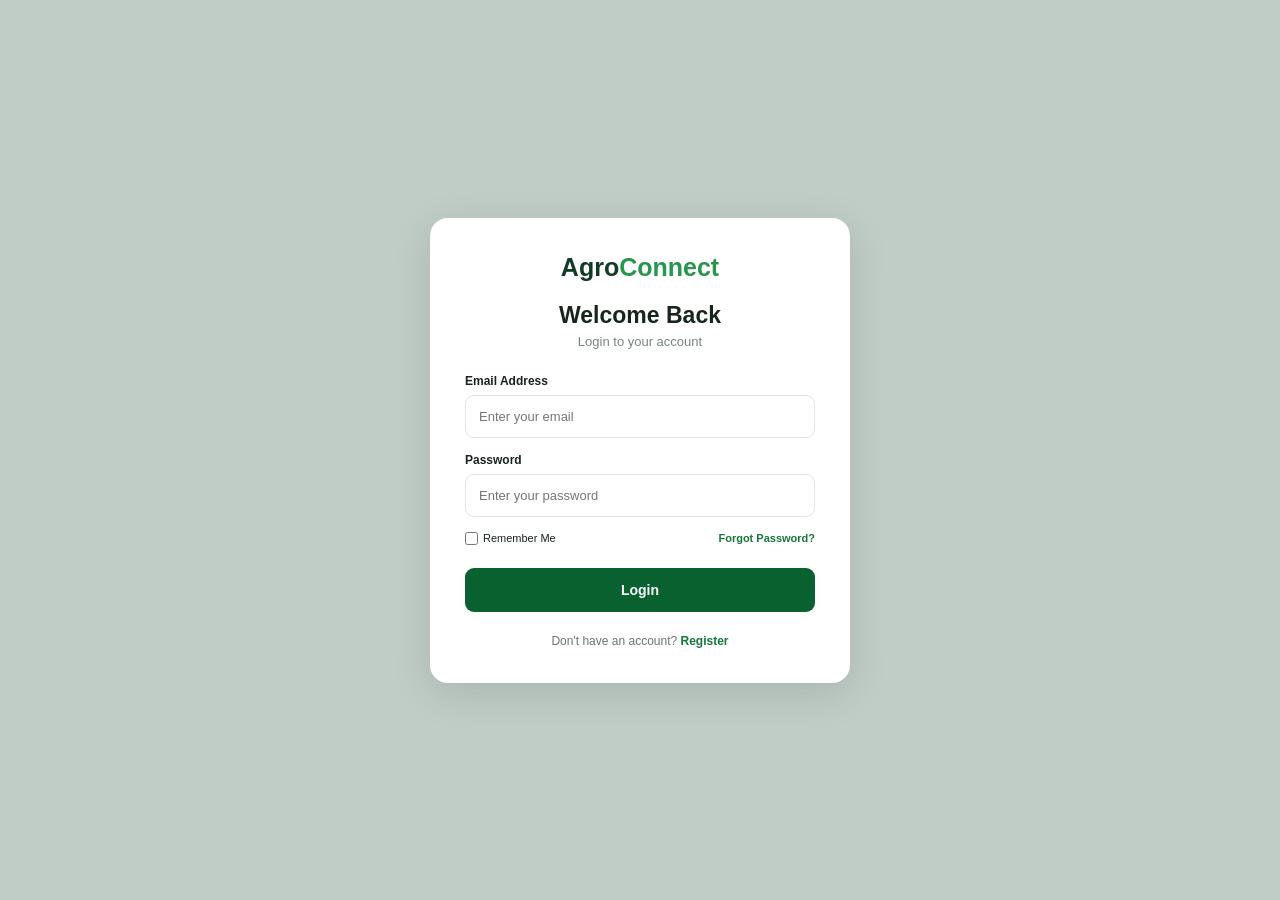
<file: my-listings.html>
<!DOCTYPE html>
<html lang="en">

<head>
    <meta charset="UTF-8">
    <meta name="viewport" content="width=device-width, initial-scale=1.0">

    <title>My Listings | AgroConnect</title>

    <link rel="stylesheet" href="my-listings.css">
</head>

<body>

    <!-- HEADER -->

    <header class="page-header">

        <a href="farmer-dashboard.html" class="logo">
            Agro<span>Connect</span>
        </a>

        <a href="farmer-dashboard.html" class="back-link">
            ← Dashboard
        </a>

    </header>


    <!-- MAIN CONTENT -->

    <main class="listings-page">

        <section class="page-intro">

            <div>

                <span class="intro-label">FARMER PORTAL</span>

                <h1>My Listings</h1>

                <p>
                    Manage your upcoming harvests and published produce.
                </p>

            </div>

            <a href="create-listing.html" class="create-button">
                + Create Listing
            </a>

        </section>


        <!-- STATISTICS -->

        <section class="listing-stats">

            <div class="stat-box">

                <h2 id="totalListings">0</h2>

                <p>Total Listings</p>

            </div>


            <div class="stat-box">

                <h2 id="availableListings">0</h2>

                <p>Available</p>

            </div>


            <div class="stat-box">

                <h2 id="totalQuantity">0</h2>

                <p>Total Quantity</p>

            </div>

        </section>


        <!-- LISTINGS -->

        <section class="listings-section">

            <div class="section-heading">

                <h2>Your Produce</h2>

                <p>All your published harvest listings.</p>

            </div>


            <div id="listingsContainer" class="listings-grid">

                <!-- JavaScript will display listings here -->

            </div>


            <div id="emptyState" class="empty-state">

                <div class="empty-icon">🌱</div>

                <h2>No Listings Yet</h2>

                <p>
                    You haven't published any harvest listings.
                    Start by adding your first produce.
                </p>

                <a href="create-listing.html">
                    Create Your First Listing
                </a>

            </div>

        </section>

    </main>


    <!-- EDIT MODAL -->

    <div id="editModal" class="modal">

        <div class="modal-content">

            <div class="modal-heading">

                <h2>Edit Listing</h2>

                <button type="button" id="closeModal">
                    &times;
                </button>

            </div>


            <form id="editForm">

                <input type="hidden" id="editId">


                <div class="form-group">

                    <label for="editCrop">Crop Type</label>

                    <input type="text" id="editCrop" readonly>

                </div>


                <div class="form-group">

                    <label for="editQuantity">Quantity</label>

                    <input type="number" id="editQuantity" min="1" required>

                </div>


                <div class="form-group">

                    <label for="editUnit">Unit</label>

                    <select id="editUnit" required>

                        <option value="bags">Bags</option>

                        <option value="kg">Kilograms</option>

                        <option value="crates">Crates</option>

                    </select>

                </div>


                <div class="form-group">

                    <label for="editPrice">Price Per Unit (₦)</label>

                    <input type="number" id="editPrice" min="1" required>

                </div>


                <div class="form-group">

                    <label for="editDate">Harvest Date</label>

                    <input type="date" id="editDate" required>

                </div>


                <div class="form-group">

                    <label for="editLocation">Location</label>

                    <input type="text" id="editLocation" readonly>

                </div>


                <div class="form-group">

                    <label for="editDescription">Description</label>

                    <textarea id="editDescription" rows="3"></textarea>

                </div>


                <button type="submit" class="save-button">
                    Save Changes
                </button>

            </form>

        </div>

    </div>


    <script src="api.js"></script>

    <script src="my-listings.js"></script>

</body>

</html>
</file>
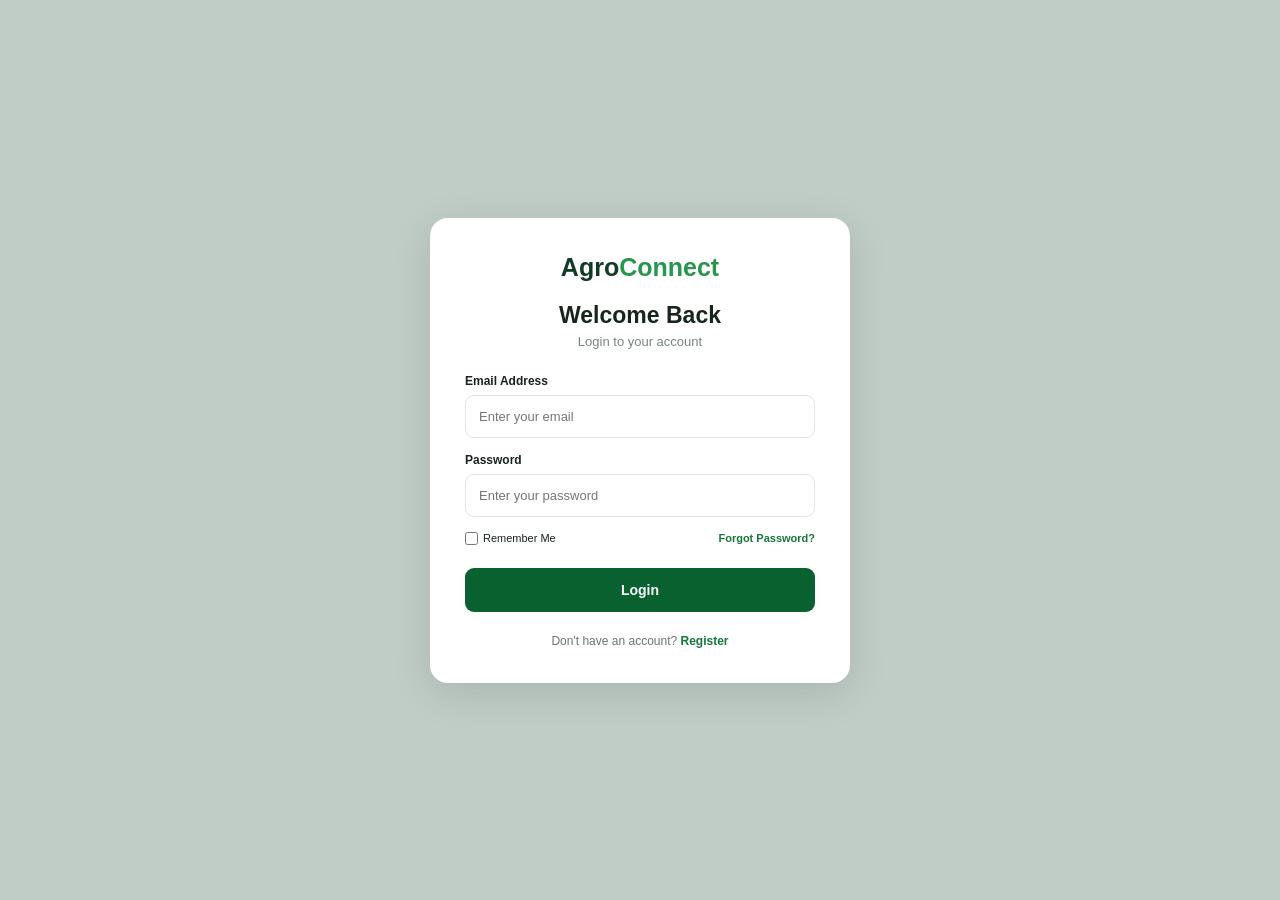
<file: my-requests.html>
<!DOCTYPE html>
<html lang="en">
<head>
    <meta charset="UTF-8">
    <meta name="viewport" content="width=device-width, initial-scale=1.0">

    <title>My Requests | AgroConnect</title>

    <link rel="stylesheet" href="my-requests.css">
</head>

<body>

    <!-- MOBILE MENU BUTTON -->
    <button class="menu-toggle" id="menu-toggle">
        ☰
    </button>


    <!-- SIDEBAR -->
    <aside class="sidebar">

        <div class="sidebar-logo">
            Agro<span>Connect</span>
        </div>

        <nav class="sidebar-nav">

            <a href="buyer-dashboard.html" class="nav-link">
                Overview
            </a>

            <a href="marketplace.html" class="nav-link">
                Browse Produce
            </a>

            <a href="my-requests.html" class="nav-link active">
                My Requests
            </a>
            <a href="orders.html" class="nav-link">
                My Orders
            </a>

            <a href="buyer-profile.html" class="nav-link">
                Profile
            </a>

        </nav>

        <a href="login.html" class="logout-link">
            Log Out
        </a>

    </aside>


    <!-- MAIN CONTENT -->
    <main class="main-content">

        <header class="page-header">
            <h1>My Requests</h1>
            <p>Track your produce requests and stay updated on farmers' responses.</p>
        </header>


        <!-- SUMMARY CARDS -->
        <section class="stats-container">

            <div class="stat-card">
                <h3>Total Requests</h3>
                <h2 id="total-requests">0</h2>
                <p>All your requests</p>
            </div>

            <div class="stat-card">
                <h3>Pending Requests</h3>
                <h2 id="pending-requests">0</h2>
                <p>Awaiting farmer response</p>
            </div>

            <div class="stat-card">
                <h3>Accepted Requests</h3>
                <h2 id="accepted-requests">0</h2>
                <p>Approved by farmers</p>
            </div>

        </section>


        <!-- REQUESTS TABLE -->
        <section class="requests-section">

            <div class="section-heading">
                <div>
                    <h2>All Requests</h2>
                    <p>View and monitor your produce requests.</p>
                </div>

                <a href="marketplace.html" class="browse-button">
                    + Browse Produce
                </a>
            </div>


            <div class="table-container">

                <table>

                    <thead>
                        <tr>
                            <th>Produce</th>
                            <th>Farmer</th>
                            <th>Quantity</th>
                            <th>Price / Unit</th>
                            <th>Total</th>
                            <th>Farm Location</th>
                            <th>Date</th>
                            <th>Status</th>
                        </tr>
                    </thead>

                    <tbody id="all-requests">

                    </tbody>

                </table>

                <div id="empty-requests" class="empty-state">
                    <h3>No requests yet</h3>
                    <p>You haven't requested any produce yet.</p>

                    <a href="marketplace.html">
                        Explore Marketplace
                    </a>
                </div>

            </div>

        </section>

    </main>


    <script src="api.js"></script>
    <script src="my-requests.js"></script>

</body>
</html>
</file>
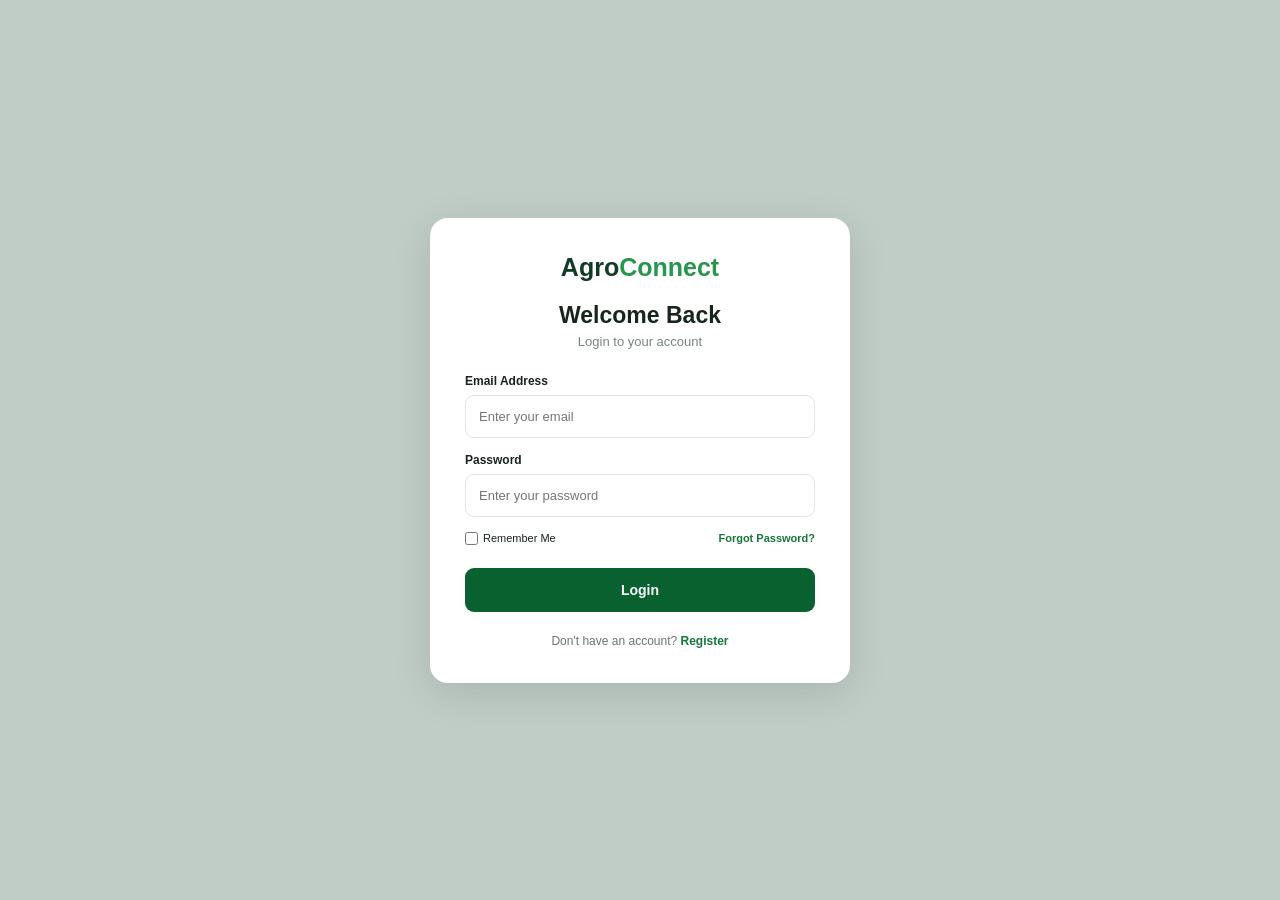
<file: orders.html>
<!DOCTYPE html>
<html lang="en">
<head>
    <meta charset="UTF-8">
    <meta name="viewport" content="width=device-width, initial-scale=1.0">
    <title>My Orders | AgroConnect</title>
    <link rel="stylesheet" href="orders.css">
</head>
<body>

    <header class="orders-header">
        <a href="index.html" class="logo">Agro<span>Connect</span></a>
        <a href="farmer-dashboard.html" id="back-link" class="back-link">← Back to Dashboard</a>
    </header>

    <main class="orders-page">

        <div class="orders-title">
            <div>
                <h1>My Orders</h1>
                <p>Track every order from confirmation to delivery.</p>
            </div>
            <span id="order-count" class="order-count">0 Orders</span>
        </div>

        <div id="orders-container"></div>

        <div id="empty-orders" class="empty-orders">
            <h3>No orders yet</h3>
            <p>An order is created when a farmer accepts a reservation.</p>
        </div>

    </main>

    <script src="api.js"></script>
    <script src="orders.js"></script>
</body>
</html>
</file>
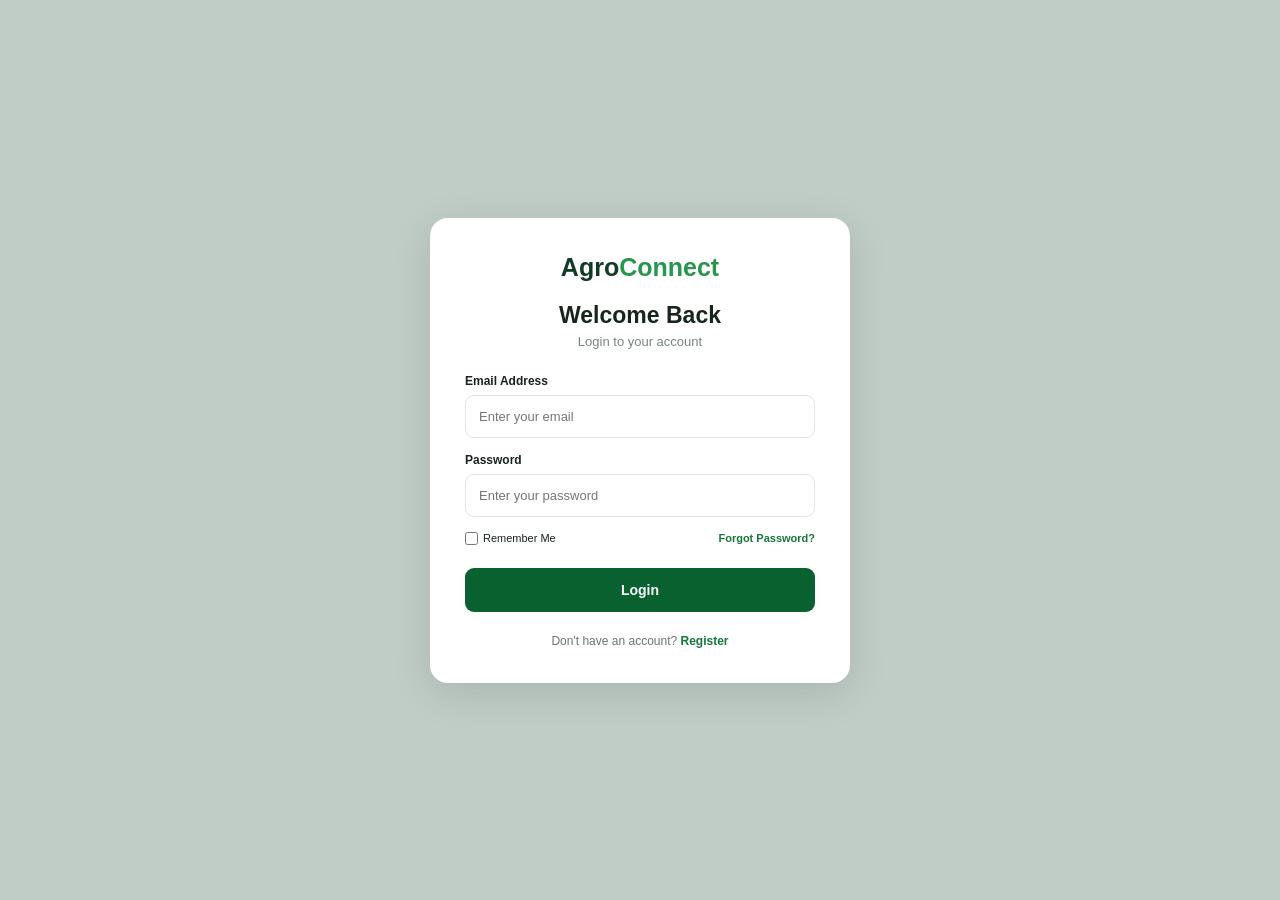
<file: profile.html>
<!DOCTYPE html>
<html lang="en">
<head>
    <meta charset="UTF-8">
    <meta name="viewport" content="width=device-width, initial-scale=1.0">

    <title>My Profile | AgroConnect</title>

    <link rel="stylesheet" href="profile.css">
</head>

<body>

    <header class="profile-header">
        <a href="farmer-dashboard.html" class="logo">
            Agro<span>Connect</span>
        </a>

        <a href="farmer-dashboard.html" class="back-link">
            ← Back to Dashboard
        </a>
    </header>


    <main class="profile-container">

        <section class="profile-heading">
            <div>
                <p class="eyebrow">ACCOUNT SETTINGS</p>
                <h1>My Profile</h1>
                <p>Manage your personal and farm information.</p>
            </div>

            <span class="account-badge">Farmer Account</span>
        </section>


        <section class="profile-card">

            <div class="profile-avatar">
                <span id="profile-initials">DF</span>
            </div>

            <div class="profile-summary">
                <h2 id="profile-name">Demo Farmer</h2>
                <p id="profile-email">farmer@example.com</p>
                <span class="verification-badge" id="verification-status">
                    Verification status unavailable
                </span>
            </div>

        </section>


        <form id="profile-form">

            <section class="form-section">

                <div class="section-heading">
                    <h2>Personal Information</h2>
                    <p>Your registered account information.</p>
                </div>

                <div class="form-grid">

                    <div class="form-group">
                        <label for="first-name">First Name</label>
                        <input type="text" id="first-name" disabled>
                    </div>

                    <div class="form-group">
                        <label for="last-name">Last Name</label>
                        <input type="text" id="last-name" disabled>
                    </div>

                    <div class="form-group">
                        <label for="username">Username</label>
                        <input type="text" id="username" disabled>
                    </div>

                    <div class="form-group">
                        <label for="email">Email Address</label>
                        <input type="email" id="email" disabled>
                    </div>

                    <div class="form-group">
                        <label for="phone">Phone Number</label>
                        <input type="tel" id="phone" disabled>
                    </div>

                </div>

            </section>


            <section class="form-section">

                <div class="section-heading">
                    <h2>Farm Information</h2>
                    <p>Update information about your agricultural business.</p>
                </div>

                <div class="form-grid">

                    <div class="form-group full-width">
                        <label for="farm-name">Farm Name</label>
                        <input
                            type="text"
                            id="farm-name"
                            placeholder="Enter your farm name"
                            required
                        >
                    </div>

                    <div class="form-group full-width">
                        <label for="farm-address">Farm Address</label>
                        <textarea
                            id="farm-address"
                            rows="3"
                            placeholder="Enter your farm address"
                            required
                        ></textarea>
                    </div>

                    <div class="form-group">
                        <label for="state">State</label>
                        <input
                            type="text"
                            id="state"
                            placeholder="e.g. Ogun State"
                            required
                        >
                    </div>

                </div>

            </section>


            <div id="profile-message"></div>


            <div class="profile-actions">

                <button type="reset" class="cancel-button">
                    Cancel
                </button>

                <button type="submit" class="save-button">
                    Save Changes
                </button>

            </div>

        </form>

    </main>


    <script src="api.js"></script>
    <script src="profile.js"></script>

</body>
</html>
</file>
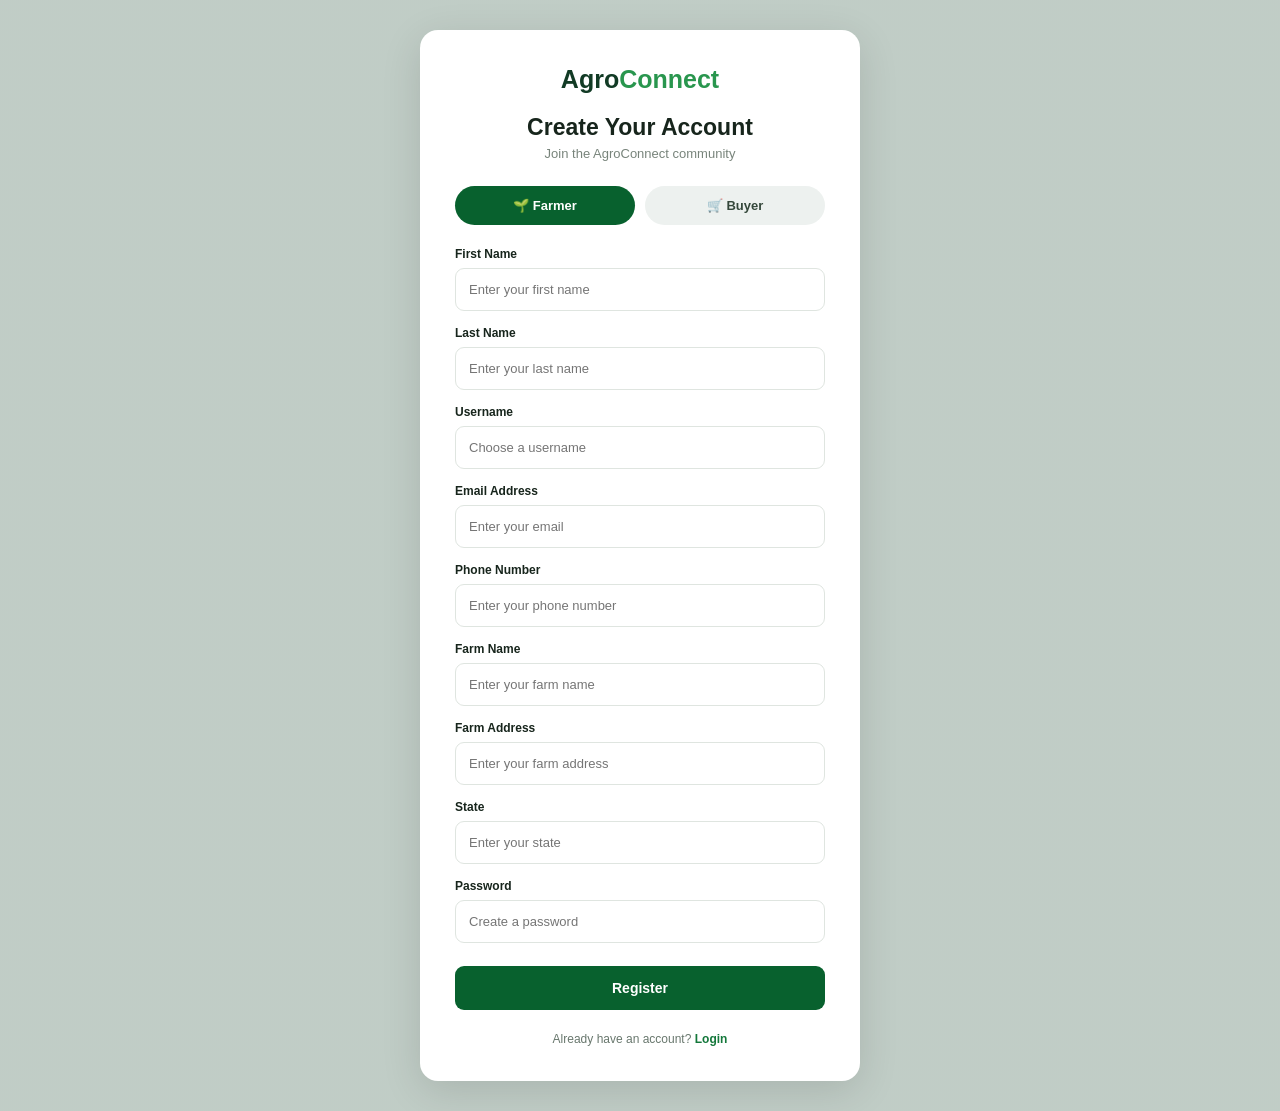
<file: register.html>
<!DOCTYPE html>
<html lang="en">
<head>
    <meta charset="UTF-8">
    <meta name="viewport" content="width=device-width, initial-scale=1.0">
    <title>Register | AgroConnect</title>
    <link rel="stylesheet" href="auth.css">
</head>

<body>
    <main class="auth-page">
        <div class="auth-card">

            <a href="index.html" class="auth-logo">
                Agro<span>Connect</span>
            </a>

            <h2>Create Your Account</h2>
            <p class="auth-description">Join the AgroConnect community</p>

            <div class="role-selection">
                <button type="button" class="role-btn active" data-role="Farmer">
                    🌱 Farmer
                </button>
                <button type="button" class="role-btn" data-role="Buyer">
                    🛒 Buyer
                </button>
            </div>

            <form id="registerForm">
                <input type="hidden" id="userRole" value="Farmer">

                <div class="form-group">
                    <label for="firstName">First Name</label>
                    <input type="text" id="firstName" placeholder="Enter your first name" required>
                </div>

                <div class="form-group">
                    <label for="lastName">Last Name</label>
                    <input type="text" id="lastName" placeholder="Enter your last name" required>
                </div>

                <div class="form-group">
                    <label for="username">Username</label>
                    <input type="text" id="username" placeholder="Choose a username" autocomplete="username" required>
                </div>

                <div class="form-group">
                    <label for="email">Email Address</label>
                    <input type="email" id="email" placeholder="Enter your email" autocomplete="email" required>
                </div>

                <div class="form-group">
                    <label for="phone">Phone Number</label>
                    <input type="tel" id="phone" placeholder="Enter your phone number" autocomplete="tel" required>
                </div>

                <div id="farmerFields">
                    <div class="form-group">
                        <label for="farmName">Farm Name</label>
                        <input type="text" id="farmName" placeholder="Enter your farm name">
                    </div>

                    <div class="form-group">
                        <label for="location">Farm Address</label>
                        <input type="text" id="location" placeholder="Enter your farm address">
                    </div>

                    <div class="form-group">
                        <label for="state">State</label>
                        <input type="text" id="state" placeholder="Enter your state">
                    </div>
                </div>

                <div id="buyerFields" hidden>
                    <div class="form-group">
                        <label for="buyerType">Buyer Type</label>
                        <select id="buyerType">
                            <option value="Individual">Individual</option>
                            <option value="Business">Business</option>
                        </select>
                    </div>

                    <div class="form-group" id="businessNameGroup" hidden>
                        <label for="businessName">Business Name</label>
                        <input type="text" id="businessName" placeholder="Enter your business name">
                    </div>
                </div>

                <div class="form-group">
                    <label for="password">Password</label>
                    <input type="password" id="password" placeholder="Create a password"
                        autocomplete="new-password" minlength="8" required>
                </div>

                <button type="submit" class="auth-submit" id="registerButton">
                    Register
                </button>

                <p id="registerMessage" class="form-message" role="status"></p>
            </form>

            <p class="auth-switch">
                Already have an account?
                <a href="login.html">Login</a>
            </p>
        </div>
    </main>

    <script src="api.js"></script>
    <script src="auth.js"></script>
</body>
</html>
</file>
<file: style.css>
/* ================= GENERAL STYLES ================= */

* {
    margin: 0;
    padding: 0;
    box-sizing: border-box;
}

html {
    scroll-behavior: smooth;
}

body {
    font-family: Arial, Helvetica, sans-serif;
    background: #f7faf7;
    color: #17251c;
    line-height: 1.6;
}

a {
    text-decoration: none;
    color: inherit;
}

button {
    cursor: pointer;
}


/* ================= NAVBAR ================= */

.navbar {
    display: flex;
    align-items: center;
    justify-content: space-between;

    padding: 18px 7%;

    background: white;

    position: sticky;
    top: 0;
    z-index: 1000;

    box-shadow: 0 2px 10px rgba(0,0,0,0.04);
}

.logo {
    font-size: 23px;
    font-weight: 800;
    color: #123b25;
}

.logo span {
    color: #29964e;
}

.nav-links {
    display: flex;
    gap: 35px;
}

.nav-links a {
    font-size: 14px;
    font-weight: 600;
    color: #35483b;
}

.nav-links a:hover {
    color: #18803c;
}

.nav-buttons {
    display: flex;
    align-items: center;
    gap: 15px;
}

.login-btn {
    font-size: 14px;
    font-weight: 600;
}

.get-started-btn {
    background: #08612e;
    color: white;

    padding: 10px 20px;

    border-radius: 25px;

    font-size: 13px;
    font-weight: 600;
}

.get-started-btn:hover {
    background: #03451f;
}

.menu-toggle {
    display: none;
    border: none;
    background: transparent;
    font-size: 25px;
}


/* ================= HERO SECTION ================= */

.hero {
    display: flex;
    align-items: center;
    justify-content: space-between;

    padding: 65px 7%;

    gap: 40px;

    background: #f1f8f1;
}

.hero-content {
    flex: 1;
}

.hero-content h1 {
    font-size: clamp(38px, 5vw, 58px);
    line-height: 1.12;

    font-weight: 800;

    margin-bottom: 20px;
}

.hero-content h1 span {
    color: #18783b;
}

.hero-content p {
    max-width: 480px;

    color: #526257;

    font-size: 16px;

    margin-bottom: 28px;
}

.hero-buttons {
    display: flex;
    gap: 14px;
    flex-wrap: wrap;
}

.primary-btn,
.secondary-btn {
    padding: 12px 22px;
    border-radius: 25px;

    font-size: 13px;
    font-weight: 700;
}

.primary-btn {
    background: #08612e;
    color: white;
}

.secondary-btn {
    border: 1px solid #08612e;
    color: #08612e;
    background: white;
}

.hero-image {
    flex: 1;
    height: 340px;
}

.hero-image img {
    width: 100%;
    height: 100%;

    object-fit: cover;

    border-radius: 25px;
}


/* ================= HOW IT WORKS ================= */

.how-it-works {
    padding: 65px 7%;
    background: white;
}

.section-heading {
    text-align: center;
    margin-bottom: 45px;
}

.section-heading h2 {
    font-size: 28px;
    font-weight: 800;
}

.section-heading p {
    font-size: 14px;
    color: #718075;
}

.steps-container {
    display: flex;
    align-items: center;
    justify-content: center;

    gap: 25px;
}

.step-card {
    flex: 1;
    text-align: center;

    max-width: 250px;
}

.step-icon {
    width: 65px;
    height: 65px;

    background: #e0f3e4;

    border-radius: 50%;

    display: flex;
    align-items: center;
    justify-content: center;

    margin: 0 auto 15px;
}

.step-icon svg {
    width: 30px;
    height: 30px;
    color: #14783b;
}

.step-card h3 {
    font-size: 15px;
    margin-bottom: 8px;
}

.step-card p {
    font-size: 13px;
    color: #68776d;
}

.step-arrow {
    color: #26934b;
    font-size: 30px;
    font-weight: bold;
}


/* ================= FEATURED HARVESTS ================= */

.featured-harvests {
    padding: 65px 7%;
    background: #f7faf7;
}

.section-title-row {
    display: flex;
    align-items: center;
    justify-content: space-between;

    margin-bottom: 30px;
}

.section-title-row h2 {
    font-size: 26px;
    font-weight: 800;
}

.section-title-row p {
    font-size: 13px;
    color: #738075;
}

.view-all {
    color: #14783b;
    font-size: 13px;
    font-weight: 700;
}

.harvest-container {
    display: grid;

    grid-template-columns: repeat(3, 1fr);

    gap: 22px;
}

.harvest-card {
    background: white;

    border-radius: 15px;

    overflow: hidden;

    box-shadow: 0 3px 15px rgba(0,0,0,0.05);

    transition: transform 0.3s;
}

.harvest-card:hover {
    transform: translateY(-5px);
}

.harvest-card img {
    width: 100%;
    height: 180px;

    object-fit: cover;
}

.harvest-details {
    padding: 17px;
}

.harvest-top {
    display: flex;
    align-items: center;
    justify-content: space-between;

    margin-bottom: 8px;
}

.harvest-top h3 {
    font-size: 17px;
}

.availability {
    background: #dff3e4;
    color: #16763a;

    padding: 4px 10px;

    border-radius: 20px;

    font-size: 11px;
    font-weight: 700;
}

.harvest-details p {
    font-size: 13px;
    color: #48584d;
}

.harvest-location {
    display: flex;
    align-items: center;
    gap: 5px;

    margin-top: 12px;

    color: #637067;

    font-size: 12px;
}


/* ================= WHY AGROCONNECT ================= */

.why-agroconnect {
    margin: 20px 7% 60px;

    background: #064b28;
    color: white;

    padding: 30px 35px;

    border-radius: 15px;

    display: flex;
    align-items: center;
    justify-content: space-between;

    gap: 20px;
}

.why-content h2 {
    font-size: 22px;
}

.why-content p {
    font-size: 13px;
    color: #d1e7d7;
}

.join-btn {
    background: white;
    color: #08612e;

    padding: 11px 20px;

    border-radius: 25px;

    font-size: 13px;
    font-weight: 700;

    white-space: nowrap;
}


/* ================= FOOTER ================= */

.footer {
    background: white;

    padding: 35px 7%;

    border-top: 1px solid #e7eee8;

    display: flex;
    flex-wrap: wrap;
    align-items: center;
    justify-content: space-between;

    gap: 25px;
}

.footer-brand h3 {
    color: #123b25;
    font-size: 21px;
}

.footer-brand h3 span {
    color: #29964e;
}

.footer-brand p {
    font-size: 12px;
    color: #718075;
}

.footer-links {
    display: flex;
    flex-wrap: wrap;
    gap: 20px;
}

.footer-links a {
    font-size: 12px;
    color: #526257;
}

.copyright {
    width: 100%;
    text-align: center;

    color: #87938a;
    font-size: 11px;

    padding-top: 15px;

    border-top: 1px solid #edf1ed;
}


/* ================= RESPONSIVE DESIGN ================= */

@media (max-width: 768px) {

    .navbar {
        padding: 15px 5%;
    }

    .nav-links {
        display: none;

        position: absolute;

        top: 65px;
        left: 0;

        width: 100%;

        background: white;

        flex-direction: column;
        align-items: center;

        padding: 25px;

        gap: 20px;
    }

    .nav-links.active {
        display: flex;
    }

    .nav-buttons {
        gap: 10px;
    }

    .get-started-btn {
        padding: 8px 12px;
    }

    .menu-toggle {
        display: block;
    }

    .hero {
        flex-direction: column;
        padding: 45px 5%;
    }

    .hero-content {
        width: 100%;
    }

    .hero-image {
        width: 100%;
        height: 250px;
    }

    .how-it-works,
    .featured-harvests {
        padding: 50px 5%;
    }

    .steps-container {
        flex-direction: column;
        gap: 20px;
    }

    .step-arrow {
        transform: rotate(90deg);
    }

    .harvest-container {
        grid-template-columns: 1fr;
    }

    .harvest-card img {
        height: 220px;
    }

    .why-agroconnect {
        margin: 15px 5% 40px;

        flex-direction: column;
        align-items: flex-start;

        padding: 25px;
    }

    .footer {
        flex-direction: column;
        align-items: flex-start;
    }

}

@media (min-width: 600px) and (max-width: 768px) {

    .harvest-container {
        grid-template-columns: repeat(2, 1fr);
    }

}
</file>
<file: buyer-dashboard.css>
* {
    margin: 0;
    padding: 0;
    box-sizing: border-box;
}

body {
    font-family: Arial, sans-serif;
    background: #f5f8f4;
    color: #263b2c;
}

.dashboard-layout {
    display: flex;
    min-height: 100vh;
}



/* SIDEBAR */

.sidebar {
    width: 245px;
    background: #1d422b;
    padding: 30px 20px;
    display: flex;
    flex-direction: column;
    position: fixed;
    top: 0;
    left: 0;
    bottom: 0;
    z-index: 1000;
}

.sidebar-logo {
    font-size: 23px;
    font-weight: bold;
    color: white;
    margin-bottom: 45px;
}

.sidebar-logo span {
    color: #a5d69a;
}

.sidebar-nav {
    display: flex;
    flex-direction: column;
    gap: 10px;
}

.nav-link,
.logout-link {
    display: flex;
    align-items: center;
    gap: 13px;
    padding: 14px;
    text-decoration: none;
    color: #e0e9df;
    font-size: 14px;
    border-radius: 7px;
    transition: 0.2s;
}

.nav-link:hover,
.nav-link.active {
    background: #438b38;
    color: white;
    font-weight: bold;
}

.logout-link {
    margin-top: auto;
    color: #ffd1d1;
}

.logout-link:hover {
    background: #a83232;
    color: white;
}


/* MAIN CONTENT */

.main-content {
    width: calc(100% - 245px);
    margin-left: 245px;
    padding: 35px;
}


/* WELCOME */

.welcome-section {
    background: #e9f2e5;
    padding: 35px;
    border-radius: 13px;
    display: flex;
    justify-content: space-between;
    align-items: center;
    gap: 20px;
    margin-bottom: 28px;
}

.welcome-label {
    color: #438b38;
    font-size: 11px;
    font-weight: bold;
    letter-spacing: 1px;
    margin-bottom: 12px;
}

.welcome-section h1 {
    font-size: 27px;
    color: #1d422b;
    margin-bottom: 10px;
}

.welcome-section p {
    color: #657568;
    font-size: 14px;
    line-height: 1.6;
}

.browse-button {
    background: #438b38;
    color: white;
    padding: 13px 20px;
    text-decoration: none;
    border-radius: 7px;
    font-size: 13px;
    font-weight: bold;
    white-space: nowrap;
}

.browse-button:hover {
    background: #32732b;
}


/* STATISTICS */

.stats-grid {
    display: grid;
    grid-template-columns: repeat(3, 1fr);
    gap: 20px;
    margin-bottom: 30px;
}

.stat-card {
    background: white;
    padding: 23px;
    border-radius: 11px;
    box-shadow: 0 3px 15px rgba(0,0,0,0.03);
}

.stat-icon {
    font-size: 24px;
    margin-bottom: 15px;
}

.stat-card p {
    color: #78857b;
    font-size: 13px;
    margin-bottom: 10px;
}

.stat-card h2 {
    color: #1d422b;
    font-size: 27px;
}


/* REQUESTS SECTION */

.content-section {
    background: white;
    padding: 25px;
    border-radius: 12px;
    margin-bottom: 28px;
    box-shadow: 0 3px 15px rgba(0,0,0,0.03);
}

.section-heading {
    display: flex;
    justify-content: space-between;
    align-items: center;
    gap: 15px;
    margin-bottom: 25px;
}

.section-heading h2 {
    color: #1d422b;
    font-size: 19px;
    margin-bottom: 7px;
}

.section-heading p {
    color: #78857b;
    font-size: 13px;
}

#request-total {
    background: #e9f2e5;
    color: #438b38;
    padding: 9px 13px;
    border-radius: 20px;
    font-size: 12px;
    font-weight: bold;
    white-space: nowrap;
}


/* TABLE */

.table-wrapper {
    width: 100%;
    overflow-x: auto;
}

table {
    width: 100%;
    border-collapse: collapse;
    min-width: 500px;
}

th {
    text-align: left;
    padding: 14px;
    background: #f6f8f5;
    color: #78857b;
    font-size: 12px;
}

td {
    padding: 16px 14px;
    border-bottom: 1px solid #edf1ed;
    font-size: 13px;
    color: #526255;
}

.status-badge {
    display: inline-block;
    padding: 7px 11px;
    border-radius: 20px;
    font-size: 11px;
    font-weight: bold;
}

.status-pending {
    background: #fff3d9;
    color: #a36b00;
}

.status-accepted {
    background: #e6f4e3;
    color: #438b38;
}

.status-rejected {
    background: #fde8e8;
    color: #bd3434;
}


/* EMPTY STATE */

.empty-state {
    text-align: center;
    padding: 35px 15px;
}

.empty-state h3 {
    color: #1d422b;
    margin-bottom: 10px;
}

.empty-state p {
    color: #78857b;
    font-size: 13px;
    margin-bottom: 18px;
}

.empty-state a {
    display: inline-block;
    background: #438b38;
    color: white;
    padding: 11px 17px;
    text-decoration: none;
    border-radius: 6px;
    font-size: 13px;
}


/* BROWSE PROMOTION */

.browse-promotion {
    background: #1d422b;
    padding: 30px;
    border-radius: 12px;
    color: white;
    display: flex;
    justify-content: space-between;
    align-items: center;
    gap: 20px;
}

.browse-promotion h2 {
    font-size: 20px;
    margin-bottom: 12px;
}

.browse-promotion p {
    font-size: 13px;
    line-height: 1.7;
    color: #d4e1d3;
    margin-bottom: 18px;
}

.browse-promotion a {
    display: inline-block;
    color: white;
    background: #438b38;
    padding: 12px 18px;
    border-radius: 6px;
    text-decoration: none;
    font-size: 13px;
    font-weight: bold;
}

.promotion-icon {
    font-size: 65px;
}


/* RESPONSIVE */

@media (max-width: 900px) {

    .sidebar {
        width: 200px;
    }

    .main-content {
        width: calc(100% - 200px);
        margin-left: 200px;
        padding: 25px;
    }

    .stats-grid {
        grid-template-columns: 1fr 1fr;
    }

}

@media (max-width: 650px) {

    .dashboard-layout {
        display: block;
    }

    .sidebar {
        position: relative;
        width: 100%;
        min-height: auto;
        padding: 20px;
    }

    .sidebar-logo {
        margin-bottom: 20px;
    }

    .sidebar-nav {
        flex-direction: row;
        flex-wrap: wrap;
    }

    .nav-link {
        padding: 10px;
        font-size: 12px;
    }

    .logout-link {
        margin-top: 15px;
    }

    .main-content {
        width: 100%;
        margin-left: 0;
        padding: 18px;
    }

    .welcome-section {
        flex-direction: column;
        align-items: flex-start;
        padding: 25px;
    }

    .welcome-section h1 {
        font-size: 22px;
    }

    .stats-grid {
        grid-template-columns: 1fr;
    }

    .section-heading {
        flex-direction: column;
        align-items: flex-start;
    }

    .browse-promotion {
        flex-direction: column;
        align-items: flex-start;
    }

}

@media (max-width: 650px) {

    .menu-toggle {
        display: block;
    }

    .sidebar {
        position: fixed;
        top: 0;
        left: 0;
        bottom: 0;
        width: 245px;
        min-height: 100vh;
        transform: translateX(-100%);
        transition: transform 0.3s ease;
        z-index: 1000;
    }

    .sidebar.active {
        transform: translateX(0);
    }

    .sidebar-nav {
        flex-direction: column;
        flex-wrap: nowrap;
    }

    .main-content {
        width: 100%;
        margin-left: 0;
        padding: 75px 18px 18px;
    }

}

.menu-toggle {
    display: none;
    background: transparent;
    color: #1d422b;
    border: none;
    padding: 5px;
    font-size: 32px;
    font-weight: bold;
    cursor: pointer;
    position: fixed;
    top: 15px;
    right: 18px;
    z-index: 1100;
    line-height: 1;
    box-shadow: none;
    outline: none;
}

@media (max-width: 650px) {
    .menu-toggle {
        display: block;
    }
}
</file>
<file: buyer-profile.css>
/* GENERAL STYLING */

* {
    margin: 0;
    padding: 0;
    box-sizing: border-box;
}

body {
    font-family: Arial, sans-serif;
    background: #f5f7f4;
    color: #263328;
}

.profile-container {
    max-width: 1050px;
    margin: 0 auto;
    padding: 40px 25px;
}


/* HEADER */

.profile-header {
    margin-bottom: 30px;
}

.back-link {
    display: inline-block;
    color: #438b38;
    text-decoration: none;
    font-size: 14px;
    margin-bottom: 25px;
}

.back-link:hover {
    text-decoration: underline;
}

.profile-header h1 {
    font-size: 28px;
    margin-bottom: 10px;
}

.profile-header p {
    color: #778077;
    font-size: 14px;
}


/* PROFILE SUMMARY */

.profile-summary {
    background: #1d422b;
    color: white;
    padding: 25px;
    border-radius: 12px;
    display: flex;
    align-items: center;
    gap: 20px;
    margin-bottom: 30px;
}

.profile-avatar {
    width: 70px;
    height: 70px;
    border-radius: 50%;
    background: #a5d69a;
    color: #1d422b;
    display: flex;
    align-items: center;
    justify-content: center;
    font-size: 27px;
    font-weight: bold;
}

.profile-summary h2 {
    font-size: 21px;
    margin-bottom: 7px;
}

.profile-summary p {
    color: #d4e4d2;
    font-size: 13px;
    margin-bottom: 10px;
}

.account-badge {
    display: inline-block;
    background: #438b38;
    padding: 6px 12px;
    border-radius: 20px;
    font-size: 11px;
}


/* PROFILE CARDS */

.profile-card {
    background: white;
    padding: 30px;
    border-radius: 12px;
    margin-bottom: 25px;
    border: 1px solid #e9eee7;
    box-shadow: 0 3px 12px rgba(0, 0, 0, 0.04);
}

.profile-card h2 {
    font-size: 19px;
    color: #1d422b;
    margin-bottom: 8px;
}

.section-description {
    color: #929b92;
    font-size: 13px;
    margin-bottom: 25px;
}


/* FORM GRID */

.form-grid {
    display: grid;
    grid-template-columns: repeat(2, 1fr);
    gap: 22px;
}

.form-group {
    display: flex;
    flex-direction: column;
    gap: 9px;
}

.form-group label {
    font-size: 13px;
    font-weight: bold;
    color: #526052;
}

.form-group input {
    width: 100%;
    padding: 13px;
    border: 1px solid #dfe5dd;
    border-radius: 7px;
    outline: none;
    font-size: 13px;
    background: white;
    color: #263328;
}

.form-group input:focus {
    border-color: #438b38;
}

.form-group input:disabled {
    background: #f2f4f1;
    color: #818981;
    cursor: not-allowed;
}


/* ACTION BUTTONS */

.profile-actions {
    display: flex;
    gap: 12px;
    margin-top: 10px;
}

.save-button,
.cancel-button {
    padding: 13px 22px;
    border: none;
    border-radius: 7px;
    font-size: 13px;
    font-weight: bold;
    cursor: pointer;
    transition: 0.2s;
}

.save-button {
    background: #438b38;
    color: white;
}

.save-button:hover {
    background: #1d422b;
}

.cancel-button {
    background: #e9eee7;
    color: #526052;
}

.cancel-button:hover {
    background: #dce4d9;
}


/* SAVE MESSAGE */

#save-message {
    margin-top: 15px;
    font-size: 13px;
    color: #26743a;
}


/* MOBILE RESPONSIVENESS */

@media (max-width: 650px) {

    .profile-container {
        padding: 25px 16px;
    }

    .profile-header h1 {
        font-size: 24px;
    }

    .profile-summary {
        padding: 20px;
    }

    .profile-avatar {
        width: 58px;
        height: 58px;
        font-size: 22px;
    }

    .profile-card {
        padding: 20px;
    }

    .form-grid {
        grid-template-columns: 1fr;
    }

    .profile-actions {
        flex-direction: column;
    }

    .save-button,
    .cancel-button {
        width: 100%;
    }
}
</file>
<file: create-listing.css>
/* ================= GENERAL ================= */

* {
    margin: 0;
    padding: 0;
    box-sizing: border-box;
}

body {
    font-family: Arial, Helvetica, sans-serif;

    background: #f5f8f5;

    color: #17251c;

    line-height: 1.6;
}

a {
    text-decoration: none;
    color: inherit;
}

button,
input,
select,
textarea {
    font-family: inherit;
}


/* ================= PAGE CONTAINER ================= */

.page-container {
    min-height: 100vh;

    display: flex;
    flex-direction: column;
}


/* ================= HEADER ================= */

.page-header {
    background: white;

    padding: 18px 7%;

    display: flex;

    align-items: center;

    justify-content: space-between;

    border-bottom: 1px solid #e8eee9;
}

.logo {
    font-size: 23px;

    font-weight: 800;

    color: #123b25;
}

.logo span {
    color: #29964e;
}

.back-link {
    font-size: 13px;

    font-weight: 600;

    color: #16763a;
}


/* ================= MAIN PAGE ================= */

.listing-page {
    flex: 1;

    width: 100%;

    max-width: 1100px;

    margin: 0 auto;

    padding: 40px 25px 55px;
}


/* ================= INTRODUCTION ================= */

.listing-intro {
    margin-bottom: 25px;
}

.intro-label {
    display: inline-block;

    background: #e0f2e4;

    color: #16763a;

    padding: 5px 12px;

    border-radius: 20px;

    font-size: 10px;

    font-weight: 800;

    letter-spacing: 1px;

    margin-bottom: 10px;
}

.listing-intro h1 {
    font-size: 30px;

    margin-bottom: 5px;
}

.listing-intro p {
    font-size: 13px;

    color: #748078;
}


/* ================= LISTING CARD ================= */

.listing-card {
    display: grid;

    grid-template-columns: 0.85fr 1.15fr;

    background: white;

    border-radius: 16px;

    overflow: hidden;

    box-shadow: 0 5px 25px rgba(0,0,0,0.05);

    min-height: 600px;
}


/* ================= LEFT IMAGE ================= */

.listing-image {
    background-image:
        linear-gradient(
            rgba(3, 49, 24, 0.35),
            rgba(3, 49, 24, 0.75)
        ),
        url("https://images.unsplash.com/photo-1500382017468-9049fed747ef?w=1000");

    background-size: cover;

    background-position: center;

    display: flex;

    align-items: flex-end;

    padding: 30px;
}

.image-overlay {
    color: white;
}

.image-overlay h2 {
    font-size: 27px;

    line-height: 1.3;

    margin-bottom: 12px;
}

.image-overlay p {
    font-size: 13px;

    color: #e0eee4;
}


/* ================= FORM CONTAINER ================= */

.listing-form-container {
    padding: 35px;
}

.form-heading {
    margin-bottom: 25px;
}

.form-heading h2 {
    font-size: 22px;

    margin-bottom: 5px;
}

.form-heading p {
    font-size: 12px;

    color: #7a887d;
}


/* ================= FORM ================= */

.form-group {
    margin-bottom: 17px;
}

.form-group label {
    display: block;

    font-size: 12px;

    font-weight: 700;

    margin-bottom: 7px;
}

.form-group input,
.form-group select,
.form-group textarea {
    width: 100%;

    padding: 12px;

    border: 1px solid #dfe7e0;

    border-radius: 8px;

    outline: none;

    font-size: 12px;

    background: white;

    color: #26382c;
}

.form-group textarea {
    resize: vertical;
}

.form-group input:focus,
.form-group select:focus,
.form-group textarea:focus {
    border-color: #168342;

    box-shadow: 0 0 0 3px rgba(22,131,66,0.08);
}


/* ================= FORM ROW ================= */

.form-row {
    display: grid;

    grid-template-columns: 1fr 1fr;

    gap: 15px;
}


/* ================= MESSAGE ================= */

#form-message {
    font-size: 12px;

    margin-bottom: 12px;

    text-align: center;
}

#form-message.success {
    color: #14783b;
}

#form-message.error {
    color: #c0392b;
}


/* ================= SUBMIT BUTTON ================= */

#publish-button {
    width: 100%;

    background: #08612e;

    color: white;

    padding: 14px;

    border: none;

    border-radius: 8px;

    font-size: 13px;

    font-weight: 700;

    cursor: pointer;

    transition: background 0.3s;
}

#publish-button:hover {
    background: #03451f;
}


/* ================= FOOTER ================= */

.page-footer {
    background: white;

    padding: 20px;

    text-align: center;

    border-top: 1px solid #e8eee9;
}

.page-footer p {
    font-size: 11px;

    color: #859087;
}


/* ================= TABLET ================= */

@media (max-width: 768px) {

    .listing-card {
        grid-template-columns: 1fr;
    }

    .listing-image {
        min-height: 220px;
    }

    .image-overlay h2 {
        font-size: 23px;
    }

}


/* ================= MOBILE ================= */

@media (max-width: 480px) {

    .page-header {
        padding: 15px 5%;
    }

    .logo {
        font-size: 19px;
    }

    .back-link {
        font-size: 11px;
    }

    .listing-page {
        padding: 30px 15px;
    }

    .listing-intro h1 {
        font-size: 24px;
    }

    .listing-form-container {
        padding: 23px 18px;
    }

    .form-row {
        grid-template-columns: 1fr;
        gap: 0;
    }

}
</file>
<file: orders.css>
* {
    box-sizing: border-box;
}

body {
    margin: 0;
    font-family: Arial, Helvetica, sans-serif;
    background: #f4f7f4;
    color: #1c2b21;
}

.orders-header {
    display: flex;
    justify-content: space-between;
    align-items: center;
    padding: 18px 32px;
    background: #1b4429;
}

.logo {
    color: #ffffff;
    font-size: 22px;
    font-weight: 700;
    text-decoration: none;
}

.logo span {
    color: #8fd18a;
}

.back-link {
    color: #d7ecd4;
    text-decoration: none;
    font-size: 14px;
}

.orders-page {
    max-width: 900px;
    margin: 0 auto;
    padding: 32px 20px 60px;
}

.orders-title {
    display: flex;
    justify-content: space-between;
    align-items: flex-end;
    gap: 16px;
    margin-bottom: 24px;
}

.orders-title h1 {
    margin: 0 0 6px;
    font-size: 28px;
}

.orders-title p {
    margin: 0;
    color: #5d6b62;
}

.order-count {
    background: #e2f1df;
    color: #1b4429;
    padding: 6px 14px;
    border-radius: 20px;
    font-size: 14px;
    font-weight: 700;
    white-space: nowrap;
}

.order-card {
    background: #ffffff;
    border: 1px solid #e1e8e1;
    border-radius: 14px;
    padding: 22px;
    margin-bottom: 18px;
    box-shadow: 0 2px 8px rgba(0, 0, 0, 0.04);
}

.order-top {
    display: flex;
    justify-content: space-between;
    align-items: flex-start;
    gap: 12px;
}

.order-top h3 {
    margin: 0 0 4px;
    font-size: 20px;
}

.order-number {
    margin: 0;
    font-size: 13px;
    color: #5d6b62;
}

.order-status {
    padding: 6px 14px;
    border-radius: 20px;
    font-size: 13px;
    font-weight: 700;
    background: #fff3d6;
    color: #8a5a00;
    white-space: nowrap;
}

.order-status.completed,
.order-status.delivered {
    background: #d9f2de;
    color: #14783b;
}

.order-status.cancelled {
    background: #fde0de;
    color: #b02a1f;
}

.order-details {
    display: grid;
    grid-template-columns: repeat(auto-fit, minmax(210px, 1fr));
    gap: 4px 20px;
    margin: 14px 0;
    font-size: 14px;
}

.order-details p {
    margin: 4px 0;
}

.order-steps {
    display: flex;
    list-style: none;
    padding: 0;
    margin: 18px 0;
    gap: 6px;
}

.order-steps li {
    flex: 1;
    text-align: center;
    font-size: 12px;
    padding: 8px 4px;
    border-radius: 8px;
    background: #eef2ee;
    color: #7a877f;
}

.order-steps li.done {
    background: #cfe9cb;
    color: #1b4429;
}

.order-steps li.current {
    background: #1b4429;
    color: #ffffff;
    font-weight: 700;
}

.order-cancelled {
    color: #b02a1f;
    font-weight: 700;
    margin: 14px 0;
}

.order-actions {
    display: flex;
    flex-wrap: wrap;
    gap: 10px;
}

.order-action {
    border: none;
    background: #14783b;
    color: #ffffff;
    padding: 10px 18px;
    border-radius: 8px;
    font-size: 14px;
    font-weight: 700;
    cursor: pointer;
}

.order-action:hover {
    background: #0f6030;
}

.order-action.danger {
    background: #ffffff;
    color: #b02a1f;
    border: 1px solid #b02a1f;
}

.order-action:disabled {
    opacity: 0.6;
    cursor: not-allowed;
}

.empty-orders {
    display: none;
    text-align: center;
    background: #ffffff;
    border: 1px dashed #c9d6c9;
    border-radius: 14px;
    padding: 40px 20px;
    color: #5d6b62;
}

.error-text {
    color: #b02a1f;
}

@media (max-width: 600px) {
    .order-steps {
        flex-wrap: wrap;
    }

    .order-steps li {
        flex: 1 1 30%;
    }
}

/* ---- crops page form ---- */
.crop-form {
    margin-bottom: 24px;
}

.crop-form h3 {
    margin: 0 0 14px;
}

.crop-fields {
    display: grid;
    grid-template-columns: repeat(auto-fit, minmax(200px, 1fr));
    gap: 12px;
    margin-bottom: 14px;
}

.crop-fields input,
.crop-fields select {
    padding: 11px 12px;
    border: 1px solid #c9d6c9;
    border-radius: 8px;
    font-size: 14px;
    width: 100%;
}
</file>
<file: dashboard.css>
/* ================= GENERAL ================= */

* {
    margin: 0;
    padding: 0;
    box-sizing: border-box;
}

body {
    font-family: Arial, Helvetica, sans-serif;

    background: #f5f8f5;

    color: #17251c;
}

a {
    text-decoration: none;
    color: inherit;
}

button {
    cursor: pointer;
}


/* ================= DASHBOARD LAYOUT ================= */

.dashboard-container {
    display: flex;

    min-height: 100vh;
}


/* ================= SIDEBAR ================= */

.sidebar {
    width: 245px;

    background: #064b28;

    color: white;

    display: flex;
    flex-direction: column;

    padding: 25px 15px;

    flex-shrink: 0;
}


.sidebar-brand {
    text-align: center;

    margin-bottom: 40px;
}

.brand-logo {
    font-size: 21px;

    font-weight: 800;

    color: white;
}

.sidebar-brand p {
    font-size: 11px;

    color: #b8d8c1;

    margin-top: 5px;
}


/* ================= SIDEBAR NAVIGATION ================= */

.sidebar-navigation {
    display: flex;

    flex-direction: column;

    gap: 10px;
}


.nav-item {
    display: flex;

    align-items: center;

    gap: 13px;

    padding: 13px;

    border-radius: 8px;

    font-size: 13px;

    color: #d8eadc;

    transition: 0.3s;
}


.nav-item span {
    font-size: 19px;
}


.nav-item:hover {
    background: #146a3c;

    color: white;
}


.nav-item.active {
    background: #198348;

    color: white;

    font-weight: 700;
}


/* ================= LOGOUT ================= */

.logout-button {
    display: flex;

    align-items: center;

    gap: 12px;

    margin-top: auto;

    padding: 13px;

    font-size: 13px;

    color: #e0eee4;
}

.logout-button span {
    font-size: 19px;
}


/* ================= MAIN CONTENT ================= */

.main-content {
    flex: 1;

    min-width: 0;
}


/* ================= TOPBAR ================= */

.topbar {
    height: 75px;

    background: white;

    display: flex;

    align-items: center;

    justify-content: space-between;

    padding: 0 35px;

    border-bottom: 1px solid #edf0ed;
}


.topbar-right {
    display: flex;

    align-items: center;

    gap: 20px;
}


.notification-button {
    position: relative;

    background: transparent;

    border: none;

    font-size: 22px;
}


.notification-dot {
    position: absolute;

    width: 7px;
    height: 7px;

    background: #e34b4b;

    border-radius: 50%;

    top: 2px;
    right: 2px;
}


.user-avatar {
    width: 38px;
    height: 38px;

    background: #e8ece9;

    border-radius: 50%;

    display: flex;

    align-items: center;
    justify-content: center;

    font-weight: 700;
}


.menu-button {
    display: none;

    background: transparent;

    border: none;

    font-size: 25px;
}


/* ================= DASHBOARD CONTENT ================= */

.dashboard-content {
    padding: 35px;
}


/* ================= WELCOME SECTION ================= */

.welcome-section {
    margin-bottom: 30px;
}


.welcome-section h1 {
    font-size: 25px;

    margin-bottom: 5px;
}


.welcome-section p {
    color: #718075;

    font-size: 13px;
}


/* ================= STATISTICS ================= */

.statistics-grid {
    display: grid;

    grid-template-columns: repeat(3, 1fr);

    gap: 20px;

    margin-bottom: 35px;
}


.stat-card {
    background: white;

    padding: 23px;

    border-radius: 13px;

    display: flex;

    align-items: center;

    gap: 17px;

    box-shadow: 0 3px 12px rgba(0,0,0,0.03);
}


.stat-icon {
    width: 48px;
    height: 48px;

    border-radius: 12px;

    display: flex;

    align-items: center;
    justify-content: center;

    font-size: 22px;
}


.green-icon {
    background: #e2f4e6;
}


.orange-icon {
    background: #fff0dc;
}


.purple-icon {
    background: #e9e5fa;
}


.stat-card h2 {
    font-size: 22px;

    margin-bottom: 4px;
}


.stat-card p {
    font-size: 12px;

    color: #7b887e;
}


/* ================= DASHBOARD SECTIONS ================= */

.dashboard-section {
    margin-bottom: 35px;
}


.section-header {
    display: flex;

    align-items: center;

    justify-content: space-between;

    margin-bottom: 17px;
}


.section-header h2 {
    font-size: 18px;
}


.section-header a {
    color: #168044;

    font-size: 12px;

    font-weight: 700;
}


/* ================= RECENT LISTINGS ================= */

.recent-listings-container {
    display: flex;

    flex-direction: column;

    gap: 14px;
}


.recent-listing-card {
    background: white;

    padding: 13px;

    border-radius: 12px;

    display: flex;

    align-items: center;

    gap: 17px;

    box-shadow: 0 3px 12px rgba(0,0,0,0.03);
}


.recent-listing-card img {
    width: 85px;
    height: 75px;

    object-fit: cover;

    border-radius: 8px;
}


.listing-information {
    flex: 1;
}


.listing-heading {
    display: flex;

    align-items: center;

    justify-content: space-between;

    gap: 10px;

    margin-bottom: 6px;
}


.listing-heading h3 {
    font-size: 15px;
}


.listing-information p {
    font-size: 12px;

    color: #536157;

    margin-bottom: 5px;
}


.listing-information small {
    font-size: 11px;

    color: #89948c;
}


.status {
    padding: 5px 10px;

    border-radius: 20px;

    font-size: 10px;

    font-weight: 700;

    white-space: nowrap;
}


.active-status {
    background: #dff3e4;

    color: #16763a;
}


.pending-status {
    background: #fff0c9;

    color: #9a6b00;
}


.accepted-status {
    background: #dff3e4;

    color: #16763a;
}


.more-button {
    background: transparent;

    border: none;

    font-size: 23px;

    color: #69776d;
}


/* ================= BUYER REQUESTS ================= */

.requests-container {
    display: flex;

    flex-direction: column;

    gap: 13px;
}


.request-card {
    display: flex;

    align-items: center;

    gap: 15px;

    background: white;

    padding: 16px;

    border-radius: 12px;

    box-shadow: 0 3px 12px rgba(0,0,0,0.03);
}


.buyer-avatar {
    width: 42px;
    height: 42px;

    background: #dce9ff;

    color: #3865a9;

    border-radius: 50%;

    display: flex;

    align-items: center;
    justify-content: center;

    font-weight: 700;

    font-size: 13px;
}


.second-avatar {
    background: #f4e6d7;

    color: #95612e;
}


.buyer-information {
    flex: 1;
}


.buyer-information h3 {
    font-size: 13px;

    margin-bottom: 5px;
}


.buyer-information p {
    font-size: 11px;

    color: #758078;
}


.request-status {
    display: flex;

    flex-direction: column;

    align-items: flex-end;

    gap: 6px;
}


.request-status small {
    font-size: 10px;

    color: #89948c;
}


/* ================= QUICK ACTION ================= */

.quick-action {
    background: #e6f4e9;

    padding: 23px;

    border-radius: 13px;

    display: flex;

    align-items: center;

    justify-content: space-between;

    gap: 20px;
}


.quick-action h2 {
    font-size: 16px;

    margin-bottom: 5px;
}


.quick-action p {
    font-size: 12px;

    color: #65766a;
}


.quick-action a {
    background: #08612e;

    color: white;

    padding: 12px 17px;

    border-radius: 8px;

    font-size: 12px;

    font-weight: 700;

    white-space: nowrap;
}


/* ================= RESPONSIVE DESIGN ================= */

@media (max-width: 900px) {

    .sidebar {
        width: 210px;
    }

    .dashboard-content {
        padding: 25px;
    }

    .statistics-grid {
        grid-template-columns: 1fr 1fr;
    }

}


@media (max-width: 650px) {

    .sidebar {
        position: fixed;

        left: -250px;

        top: 0;

        bottom: 0;

        width: 245px;

        z-index: 1000;

        transition: left 0.3s ease;
    }


    .sidebar.open {
        left: 0;
    }


    .menu-button {
        display: block;
    }


    .topbar {
        padding: 0 18px;
    }


    .dashboard-content {
        padding: 22px 16px;
    }


    .welcome-section h1 {
        font-size: 21px;
    }


    .statistics-grid {
        grid-template-columns: 1fr;
    }


    .stat-card {
        padding: 18px;
    }


    .quick-action {
        flex-direction: column;

        align-items: flex-start;
    }


    .recent-listing-card {
        gap: 10px;
    }


    .recent-listing-card img {
        width: 70px;
        height: 65px;
    }

}


@media (max-width: 380px) {

    .listing-heading {
        flex-wrap: wrap;
    }

    .request-card {
        gap: 9px;
    }

    .request-status .status {
        font-size: 9px;
        padding: 5px 7px;
    }

}
</file>
<file: farmer-requests.css>
/* INCOMING REQUESTS SECTION */

.requests-section {
    background: #ffffff;
    padding: 25px;
    border-radius: 14px;
    margin-top: 30px;
    box-shadow: 0 3px 15px rgba(0, 0, 0, 0.04);
    width: 100%;
    box-sizing: border-box;
}

.requests-heading {
    display: flex;
    justify-content: space-between;
    align-items: center;
    gap: 15px;
    margin-bottom: 25px;
}

.requests-heading h2 {
    color: #1d422b;
    margin: 0 0 8px;
}

.requests-heading p {
    color: #78857b;
    font-size: 14px;
    margin: 0;
}

#request-count {
    background: #e9f2e5;
    color: #438b38;
    padding: 10px 14px;
    border-radius: 20px;
    font-size: 12px;
    font-weight: bold;
    white-space: nowrap;
}


/* REQUEST CARD */

#farmer-requests-container .request-card {
    display: grid;
    grid-template-columns: repeat(2, minmax(0, 1fr));
    gap: 15px;
    border: 1px solid #e5ebe5;
    border-radius: 12px;
    padding: 22px;
    margin-bottom: 18px;
    background: #ffffff;
    box-sizing: border-box;
    width: 100%;
}

#farmer-requests-container .request-card h3 {
    grid-column: 1 / -1;
    color: #1d422b;
    font-size: 21px;
    margin: 0;
    padding-bottom: 12px;
    border-bottom: 1px solid #edf1ed;
}

#farmer-requests-container .request-card p {
    display: block;
    margin: 0;
    padding: 12px;
    background: #f8faf7;
    border-radius: 8px;
    color: #66756a;
    font-size: 14px;
    line-height: 1.7;
    overflow-wrap: anywhere;
}

#farmer-requests-container .request-card p strong {
    display: block;
    color: #1d422b;
    margin-bottom: 4px;
}


/* REQUEST STATUS */

#farmer-requests-container .request-status {
    grid-column: 1 / -1;
    display: inline-block;
    width: fit-content;
    padding: 8px 14px;
    border-radius: 20px;
    font-size: 12px;
    font-weight: bold;
}

.status-pending {
    background: #fff3d9;
    color: #a36b00;
}

.status-accepted {
    background: #e6f4e3;
    color: #438b38;
}

.status-rejected {
    background: #fde8e8;
    color: #bd3434;
}


/* REQUEST BUTTONS */

#farmer-requests-container .request-actions {
    grid-column: 1 / -1;
    display: flex;
    gap: 12px;
    margin-top: 5px;
}

.request-actions button {
    padding: 12px 20px;
    border: none;
    border-radius: 7px;
    cursor: pointer;
    font-weight: bold;
    font-size: 13px;
    transition: 0.2s ease;
}

.accept-request {
    background: #438b38;
    color: white;
}

.reject-request {
    background: #fde8e8;
    color: #bd3434;
}

.accept-request:hover {
    background: #32732b;
}

.reject-request:hover {
    background: #f8d4d4;
}


/* EMPTY STATE */

.no-requests {
    text-align: center;
    padding: 35px 15px;
}

.no-requests h3 {
    color: #1d422b;
}

.no-requests p {
    color: #78857b;
    font-size: 14px;
    line-height: 1.7;
}


/* TABLET AND MOBILE */

@media (max-width: 700px) {

    .requests-section {
        padding: 18px;
    }

    .requests-heading {
        flex-direction: column;
        align-items: flex-start;
    }

    #farmer-requests-container .request-card {
        grid-template-columns: 1fr;
        padding: 16px;
    }

    #farmer-requests-container .request-card h3,
    #farmer-requests-container .request-status,
    #farmer-requests-container .request-actions {
        grid-column: 1;
    }

    #farmer-requests-container .request-actions {
        flex-direction: column;
    }

    .request-actions button {
        width: 100%;
    }

}
</file>
<file: auth.css>
/* ================= GENERAL ================= */

* {
    margin: 0;
    padding: 0;
    box-sizing: border-box;
}

body {
    font-family: Arial, Helvetica, sans-serif;
    color: #17251c;
}

a {
    text-decoration: none;
}


/* ================= AUTH BACKGROUND ================= */

.auth-page {
    min-height: 100vh;

    display: flex;
    align-items: center;
    justify-content: center;

    padding: 30px 15px;

    background:
        linear-gradient(
            rgba(5, 55, 28, 0.25),
            rgba(5, 55, 28, 0.25)
        ),
        url("https://images.unsplash.com/photo-1500382017468-9049fed747ef?w=1600");

    background-size: cover;
    background-position: center;
}


/* ================= AUTH CARD ================= */

.auth-card {
    width: 100%;
    max-width: 440px;

    background: white;

    padding: 35px;

    border-radius: 18px;

    box-shadow: 0 10px 40px rgba(0,0,0,0.12);

    text-align: center;
}


/* ================= LOGO ================= */

.auth-logo {
    display: inline-block;

    font-size: 25px;
    font-weight: 800;

    color: #123b25;

    margin-bottom: 20px;
}

.auth-logo span {
    color: #29964e;
}


/* ================= HEADINGS ================= */

.auth-card h2 {
    font-size: 23px;
    margin-bottom: 5px;
}

.auth-description {
    color: #78847b;
    font-size: 13px;

    margin-bottom: 25px;
}


/* ================= ROLE SELECTION ================= */

.role-selection {
    display: flex;
    gap: 10px;

    margin-bottom: 22px;
}

.role-btn {
    flex: 1;

    padding: 12px;

    border: none;
    border-radius: 25px;

    background: #edf1ef;

    color: #35483b;

    font-size: 13px;
    font-weight: 700;

    cursor: pointer;
}

.role-btn.active {
    background: #08612e;
    color: white;
}


/* ================= FORM ================= */

#registerForm,
#loginForm {
    text-align: left;
}

.form-group {
    margin-bottom: 15px;
}

.form-group label {
    display: block;

    font-size: 12px;
    font-weight: 700;

    margin-bottom: 7px;
}

.form-group input {
    width: 100%;

    padding: 13px;

    border: 1px solid #dfe5e0;
    border-radius: 9px;

    font-size: 13px;

    outline: none;
}

.form-group input:focus {
    border-color: #168342;

    box-shadow: 0 0 0 3px rgba(22,131,66,0.08);
}


/* ================= SUBMIT BUTTON ================= */

.auth-submit {
    width: 100%;

    padding: 14px;

    background: #08612e;
    color: white;

    border: none;
    border-radius: 9px;

    font-size: 14px;
    font-weight: 700;

    margin-top: 8px;

    cursor: pointer;
}

.auth-submit:hover {
    background: #03451f;
}


/* ================= LOGIN OPTIONS ================= */

.login-options {
    display: flex;
    justify-content: space-between;
    align-items: center;

    margin: 12px 0 15px;

    font-size: 11px;
}

.remember-option {
    display: flex;
    align-items: center;
    gap: 5px;
}

.login-options a {
    color: #14783b;
    font-weight: 700;
}


/* ================= SWITCH ACCOUNT ================= */

.auth-switch {
    margin-top: 22px;

    font-size: 12px;

    color: #68776d;
}

.auth-switch a {
    color: #14783b;
    font-weight: 700;
}


/* ================= FORM MESSAGES ================= */

.form-message {
    text-align: center;

    font-size: 12px;

    margin-top: 12px;
}


/* ================= LOGIN CARD ================= */

.login-card {
    max-width: 420px;
}


/* ================= MOBILE RESPONSIVENESS ================= */

@media (max-width: 480px) {

    .auth-card {
        padding: 25px 20px;
    }

    .auth-card h2 {
        font-size: 21px;
    }

}
</file>
<file: marketplace.css>
/* GENERAL */

body {
    margin: 0;
    background: #f7f9f6;
    color: #24352a;
    font-family: Arial, sans-serif;
}


/* HEADER */

.market-header {
    display: flex;
    justify-content: space-between;
    align-items: center;
    padding: 20px 7%;
    background: white;
}

.market-logo {
    font-size: 25px;
    font-weight: bold;
    color: #1d422b;
    text-decoration: none;
}

.market-logo span,
.market-footer span {
    color: #70a83b;
}

.market-header nav {
    display: flex;
    align-items: center;
    gap: 25px;
}

.market-header nav a {
    text-decoration: none;
    color: #405347;
    font-size: 14px;
}

.market-header nav a.active {
    color: #438b38;
    font-weight: bold;
}

.market-header nav .nav-register {
    background: #438b38;
    color: white;
    padding: 12px 18px;
    border-radius: 6px;
}


/* HERO */

.market-hero {
    background: #e9f2e5;
    padding: 75px 7%;
}

.market-hero-content {
    max-width: 750px;
}

.market-label {
    color: #438b38;
    font-weight: bold;
    font-size: 13px;
    letter-spacing: 2px;
}

.market-hero h1 {
    font-size: 43px;
    line-height: 1.2;
    color: #1d422b;
}

.market-hero h1 span {
    color: #69a33e;
}

.market-hero p {
    color: #647468;
    line-height: 1.7;
}


/* MAIN CONTAINER */

.marketplace-container {
    padding: 55px 7%;
}

.market-intro {
    display: flex;
    justify-content: space-between;
    align-items: center;
    margin-bottom: 30px;
}

.market-intro h2 {
    color: #1d422b;
    margin-bottom: 8px;
}

.market-intro p {
    color: #78857b;
    font-size: 14px;
}


/* FILTERS */

.filter-section {
    display: grid;
    grid-template-columns: 2fr 1fr 1fr auto;
    gap: 15px;
    align-items: end;
    background: white;
    padding: 22px;
    border-radius: 12px;
    margin-bottom: 35px;
    box-shadow: 0 3px 15px rgba(0, 0, 0, 0.04);
}

.search-box,
.filter-box {
    display: flex;
    flex-direction: column;
    gap: 9px;
}

.filter-section label {
    font-size: 13px;
    font-weight: bold;
    color: #405347;
}

.filter-section input,
.filter-section select {
    padding: 13px;
    border: 1px solid #dce4dc;
    border-radius: 6px;
    outline: none;
    font-size: 14px;
    width: 100%;
    box-sizing: border-box;
}

.filter-section input:focus,
.filter-section select:focus {
    border-color: #438b38;
}

#reset-filters {
    background: #e9f2e5;
    color: #438b38;
    border: none;
    padding: 13px 20px;
    border-radius: 6px;
    cursor: pointer;
    font-weight: bold;
}


/* HARVEST GRID */

.harvest-grid {
    display: grid;
    grid-template-columns: repeat(3, 1fr);
    gap: 25px;
}


/* HARVEST CARD */

.harvest-card {
    background: white;
    border-radius: 12px;
    overflow: hidden;
    box-shadow: 0 4px 15px rgba(0, 0, 0, 0.05);
    transition: transform 0.2s;
}

.harvest-card:hover {
    transform: translateY(-5px);
}

.harvest-image {
    width: 100%;
    height: 200px;
    object-fit: cover;
}

.harvest-details {
    padding: 20px;
}

.harvest-top {
    display: flex;
    justify-content: space-between;
    align-items: center;
    gap: 10px;
}

.harvest-top h3 {
    color: #1d422b;
    margin: 0;
}

.available-badge {
    background: #e6f4e3;
    color: #438b38;
    font-size: 11px;
    padding: 7px 10px;
    border-radius: 20px;
}

.harvest-location {
    color: #7b887e;
    font-size: 13px;
    margin-top: 12px;
}

.harvest-info {
    display: flex;
    justify-content: space-between;
    border-top: 1px solid #edf0ed;
    margin-top: 18px;
    padding-top: 15px;
}

.harvest-info div {
    display: flex;
    flex-direction: column;
    gap: 7px;
}

.info-label {
    font-size: 11px;
    color: #89948c;
}

.info-value {
    font-size: 14px;
    font-weight: bold;
    color: #344b39;
}

.harvest-date {
    color: #78857b;
    font-size: 12px;
    margin-top: 15px;
}

.view-details {
    width: 100%;
    background: #438b38;
    color: white;
    border: none;
    padding: 13px;
    border-radius: 6px;
    margin-top: 20px;
    cursor: pointer;
    font-weight: bold;
}

.view-details:hover {
    background: #32732b;
}


/* EMPTY STATE */

.empty-marketplace {
    display: none;
    text-align: center;
    padding: 65px 20px;
}

.empty-marketplace h3 {
    color: #1d422b;
}

.empty-marketplace p {
    color: #78857b;
    line-height: 1.7;
}


/* DETAILS MODAL */

.details-modal {
    display: none;
    position: fixed;
    inset: 0;
    background: rgba(0, 0, 0, 0.55);
    justify-content: center;
    align-items: center;
    padding: 20px;
    z-index: 1000;
}

.details-content {
    background: white;
    width: 100%;
    max-width: 500px;
    max-height: 85vh;
    overflow-y: auto;
    padding: 30px;
    border-radius: 12px;
    position: relative;
}

.close-details {
    position: absolute;
    top: 12px;
    right: 18px;
    border: none;
    background: none;
    font-size: 30px;
    cursor: pointer;
    color: #405347;
}

.details-content h2 {
    color: #1d422b;
}

.details-content p {
    line-height: 1.7;
    color: #66756a;
}

.details-content img {
    width: 100%;
    height: 220px;
    object-fit: cover;
    border-radius: 8px;
}


/* FOOTER */

.market-footer {
    background: #1d422b;
    color: white;
    text-align: center;
    padding: 35px 20px;
}

.market-footer h3 {
    font-size: 23px;
}

.market-footer p {
    color: #d0dfd2;
    font-size: 13px;
    line-height: 1.7;
}

.market-footer .copyright {
    margin-top: 25px;
    font-size: 12px;
}


/* RESPONSIVENESS */

@media (max-width: 900px) {

    .harvest-grid {
        grid-template-columns: repeat(2, 1fr);
    }

    .filter-section {
        grid-template-columns: 1fr 1fr;
    }

}

@media (max-width: 600px) {

    .market-header {
        flex-direction: column;
        gap: 20px;
    }

    .market-header nav {
        gap: 13px;
        flex-wrap: wrap;
        justify-content: center;
    }

    .market-header nav a {
        font-size: 12px;
    }

    .market-hero {
        padding: 55px 7%;
    }

    .market-hero h1 {
        font-size: 32px;
    }

    .market-intro {
        flex-direction: column;
        align-items: flex-start;
    }

    .filter-section {
        grid-template-columns: 1fr;
    }

    .harvest-grid {
        grid-template-columns: 1fr;
    }

}

/* PURCHASE REQUEST FORM */

.details-content hr {
    border: none;
    border-top: 1px solid #e5ebe5;
    margin: 25px 0;
}

.details-content h3 {
    color: #1d422b;
    margin-bottom: 10px;
}

#request-form {
    display: flex;
    flex-direction: column;
    gap: 10px;
    margin-top: 20px;
}

#request-form label {
    font-size: 13px;
    font-weight: bold;
    color: #405347;
    margin-top: 8px;
}

#request-form input,
#request-form textarea {
    padding: 13px;
    border: 1px solid #dce4dc;
    border-radius: 6px;
    font-family: Arial, sans-serif;
    font-size: 14px;
    width: 100%;
    box-sizing: border-box;
    outline: none;
}

#request-form input:focus,
#request-form textarea:focus {
    border-color: #438b38;
}

.submit-request {
    background: #438b38;
    color: white;
    border: none;
    padding: 15px;
    border-radius: 6px;
    font-weight: bold;
    cursor: pointer;
    margin-top: 15px;
}

.submit-request:hover {
    background: #32732b;
}

#request-message {
    font-size: 13px;
    line-height: 1.6;
}
</file>
<file: my-listings.css>
/* GENERAL */

* {
    margin: 0;
    padding: 0;
    box-sizing: border-box;
}

body {
    font-family: Arial, Helvetica, sans-serif;
    background: #f5f8f5;
    color: #17251c;
}

a {
    text-decoration: none;
    color: inherit;
}

button {
    cursor: pointer;
}


/* HEADER */

.page-header {
    background: white;
    padding: 18px 7%;

    display: flex;
    align-items: center;
    justify-content: space-between;

    border-bottom: 1px solid #e8eee9;
}

.logo {
    font-size: 23px;
    font-weight: 800;
    color: #123b25;
}

.logo span {
    color: #29964e;
}

.back-link {
    color: #16763a;
    font-size: 13px;
    font-weight: 700;
}


/* MAIN PAGE */

.listings-page {
    max-width: 1150px;
    margin: auto;
    padding: 40px 25px;
}


/* INTRO */

.page-intro {
    display: flex;
    align-items: center;
    justify-content: space-between;
    gap: 20px;
    margin-bottom: 30px;
}

.intro-label {
    display: inline-block;
    background: #e0f2e4;
    color: #16763a;

    padding: 5px 12px;
    border-radius: 20px;

    font-size: 10px;
    font-weight: 800;

    margin-bottom: 10px;
}

.page-intro h1 {
    font-size: 29px;
    margin-bottom: 5px;
}

.page-intro p {
    color: #78847b;
    font-size: 13px;
}

.create-button {
    background: #08612e;
    color: white;

    padding: 13px 18px;
    border-radius: 8px;

    font-size: 12px;
    font-weight: 700;
}


/* STATISTICS */

.listing-stats {
    display: grid;
    grid-template-columns: repeat(3, 1fr);
    gap: 18px;

    margin-bottom: 35px;
}

.stat-box {
    background: white;
    padding: 22px;

    border-radius: 12px;
    box-shadow: 0 3px 12px rgba(0,0,0,0.03);
}

.stat-box h2 {
    color: #08612e;
    font-size: 25px;
    margin-bottom: 5px;
}

.stat-box p {
    color: #7a887d;
    font-size: 12px;
}


/* SECTION HEADING */

.section-heading {
    margin-bottom: 20px;
}

.section-heading h2 {
    font-size: 19px;
    margin-bottom: 5px;
}

.section-heading p {
    font-size: 12px;
    color: #78847b;
}


/* LISTINGS GRID */

.listings-grid {
    display: grid;
    grid-template-columns: repeat(2, 1fr);
    gap: 20px;
}


/* LISTING CARD */

.listing-card {
    background: white;
    border-radius: 13px;

    overflow: hidden;

    box-shadow: 0 3px 15px rgba(0,0,0,0.04);
}

.card-top {
    padding: 20px;
}

.crop-heading {
    display: flex;
    justify-content: space-between;
    align-items: center;
    gap: 10px;

    margin-bottom: 15px;
}

.crop-heading h3 {
    font-size: 18px;
}

.status {
    padding: 6px 10px;
    border-radius: 20px;

    font-size: 10px;
    font-weight: 700;
}

.available {
    background: #e0f3e4;
    color: #14783b;
}

.card-details {
    display: grid;
    grid-template-columns: 1fr 1fr;
    gap: 15px;
}

.detail p {
    color: #89948c;
    font-size: 10px;
    margin-bottom: 4px;
}

.detail h4 {
    font-size: 13px;
}

.card-description {
    margin-top: 15px;
    color: #69776d;
    font-size: 12px;
}


/* CARD ACTIONS */

.card-actions {
    display: flex;
    border-top: 1px solid #edf0ed;
}

.card-actions button {
    flex: 1;
    padding: 13px;

    border: none;
    background: white;

    font-size: 12px;
    font-weight: 700;
}

.edit-button {
    color: #14783b;
    border-right: 1px solid #edf0ed !important;
}

.delete-button {
    color: #d04444;
}

.card-actions button:hover {
    background: #f5f8f5;
}


/* EMPTY STATE */

.empty-state {
    background: white;
    padding: 50px 20px;

    text-align: center;
    border-radius: 13px;
}

.empty-icon {
    font-size: 45px;
    margin-bottom: 15px;
}

.empty-state h2 {
    font-size: 19px;
    margin-bottom: 8px;
}

.empty-state p {
    font-size: 12px;
    color: #78847b;

    max-width: 350px;
    margin: 0 auto 20px;
}

.empty-state a {
    display: inline-block;

    background: #08612e;
    color: white;

    padding: 12px 18px;
    border-radius: 8px;

    font-size: 12px;
    font-weight: 700;
}


/* MODAL */

.modal {
    display: none;

    position: fixed;
    inset: 0;

    background: rgba(0,0,0,0.55);

    z-index: 1000;

    padding: 20px;
    overflow-y: auto;
}

.modal.show {
    display: flex;
    justify-content: center;
    align-items: center;
}

.modal-content {
    background: white;
    width: 100%;
    max-width: 450px;

    padding: 25px;
    border-radius: 13px;
}

.modal-heading {
    display: flex;
    justify-content: space-between;
    align-items: center;

    margin-bottom: 20px;
}

.modal-heading h2 {
    font-size: 20px;
}

.modal-heading button {
    border: none;
    background: none;
    font-size: 27px;
}


/* EDIT FORM */

.form-group {
    margin-bottom: 15px;
}

.form-group label {
    display: block;
    font-size: 12px;
    font-weight: 700;

    margin-bottom: 7px;
}

.form-group input,
.form-group select,
.form-group textarea {
    width: 100%;
    padding: 11px;

    border: 1px solid #dfe7e0;
    border-radius: 8px;

    font-size: 12px;
    outline: none;
}

.form-group input:focus,
.form-group select:focus,
.form-group textarea:focus {
    border-color: #168342;
}

.save-button {
    width: 100%;

    padding: 13px;

    border: none;
    border-radius: 8px;

    background: #08612e;
    color: white;

    font-weight: 700;
}


/* RESPONSIVENESS */

@media (max-width: 700px) {

    .listings-grid {
        grid-template-columns: 1fr;
    }

    .listing-stats {
        grid-template-columns: 1fr;
    }

    .page-intro {
        align-items: flex-start;
        flex-direction: column;
    }

}

@media (max-width: 400px) {

    .listings-page {
        padding: 25px 15px;
    }

    .page-intro h1 {
        font-size: 24px;
    }

    .page-header {
        padding: 15px;
    }

}
</file>
<file: my-requests.css>
* {
    margin: 0;
    padding: 0;
    box-sizing: border-box;
}

body {
    font-family: Arial, sans-serif;
    background: #f5f7f4;
    color: #263328;
}


/* SIDEBAR */

.sidebar {
    width: 245px;
    background: #1d422b;
    padding: 30px 20px;
    display: flex;
    flex-direction: column;
    position: fixed;
    top: 0;
    left: 0;
    bottom: 0;
    z-index: 1000;
}

.sidebar-logo {
    font-size: 23px;
    font-weight: bold;
    color: white;
    margin-bottom: 45px;
}

.sidebar-logo span {
    color: #a5d69a;
}

.sidebar-nav {
    display: flex;
    flex-direction: column;
    gap: 10px;
}

.nav-link,
.logout-link {
    display: flex;
    align-items: center;
    padding: 14px;
    text-decoration: none;
    color: #e0e9df;
    font-size: 14px;
    border-radius: 7px;
    transition: 0.2s;
}

.nav-link:hover,
.nav-link.active {
    background: #438b38;
    color: white;
    font-weight: bold;
}

.logout-link {
    margin-top: auto;
    color: #ffd1d1;
}

.logout-link:hover {
    background: #a83232;
    color: white;
}


/* MAIN CONTENT */

.main-content {
    margin-left: 245px;
    padding: 40px;
}

.page-header {
    margin-bottom: 30px;
}

.page-header h1 {
    font-size: 28px;
    margin-bottom: 10px;
}

.page-header p {
    color: #778077;
    font-size: 14px;
    line-height: 1.6;
}


/* STATISTICS CARDS */

.stats-container {
    display: grid;
    grid-template-columns: repeat(3, 1fr);
    gap: 20px;
    margin-bottom: 35px;
}

.stat-card {
    background: white;
    padding: 25px;
    border-radius: 12px;
    box-shadow: 0 3px 12px rgba(0, 0, 0, 0.04);
    border: 1px solid #e9eee7;
}

.stat-card h3 {
    font-size: 14px;
    color: #69766a;
    margin-bottom: 15px;
}

.stat-card h2 {
    font-size: 30px;
    color: #1d422b;
    margin-bottom: 8px;
}

.stat-card p {
    font-size: 12px;
    color: #929b92;
}


/* REQUESTS SECTION */

.requests-section {
    background: white;
    padding: 25px;
    border-radius: 12px;
    border: 1px solid #e9eee7;
    box-shadow: 0 3px 12px rgba(0, 0, 0, 0.04);
}

.section-heading {
    display: flex;
    justify-content: space-between;
    align-items: center;
    gap: 15px;
    margin-bottom: 25px;
}

.section-heading h2 {
    font-size: 20px;
    margin-bottom: 8px;
}

.section-heading p {
    color: #929b92;
    font-size: 13px;
}

.browse-button {
    background: #438b38;
    color: white;
    text-decoration: none;
    padding: 12px 18px;
    border-radius: 7px;
    font-size: 13px;
    transition: 0.2s;
}

.browse-button:hover {
    background: #1d422b;
}


/* TABLE */

.table-container {
    width: 100%;
    overflow-x: auto;
}

table {
    width: 100%;
    border-collapse: collapse;
    min-width: 600px;
}

thead {
    background: #f5f8f4;
}

th {
    text-align: left;
    padding: 15px;
    font-size: 12px;
    color: #657265;
}

td {
    padding: 17px 15px;
    font-size: 13px;
    border-bottom: 1px solid #edf0eb;
}

tbody tr:hover {
    background: #fafcf9;
}


/* STATUS BADGES */

.status-badge {
    display: inline-block;
    padding: 6px 12px;
    border-radius: 20px;
    font-size: 11px;
    font-weight: bold;
}

.status-badge.pending {
    background: #fff3d6;
    color: #a66b00;
}

.status-badge.accepted {
    background: #e2f5e5;
    color: #26743a;
}

.status-badge.rejected {
    background: #fde5e5;
    color: #b52d2d;
}


/* EMPTY STATE */

.empty-state {
    text-align: center;
    padding: 45px 15px;
    display: none;
}

.empty-state h3 {
    color: #1d422b;
    margin-bottom: 10px;
}

.empty-state p {
    color: #858f85;
    font-size: 13px;
    margin-bottom: 20px;
}

.empty-state a {
    display: inline-block;
    background: #438b38;
    color: white;
    text-decoration: none;
    padding: 11px 18px;
    border-radius: 7px;
    font-size: 13px;
}


/* HAMBURGER BUTTON */

.menu-toggle {
    display: none;
    background: transparent;
    color: #1d422b;
    border: none;
    padding: 5px;
    font-size: 32px;
    font-weight: bold;
    cursor: pointer;
    position: fixed;
    top: 15px;
    right: 18px;
    z-index: 1100;
    line-height: 1;
}


/* RESPONSIVENESS */

@media (max-width: 900px) {
    .stats-container {
        grid-template-columns: repeat(2, 1fr);
    }
}

@media (max-width: 650px) {

    .menu-toggle {
        display: block;
    }

    .sidebar {
        position: fixed;
        top: 0;
        left: 0;
        bottom: 0;
        width: 245px;
        min-height: 100vh;
        transform: translateX(-100%);
        transition: transform 0.3s ease;
    }

    .sidebar.active {
        transform: translateX(0);
    }

    .sidebar-nav {
        flex-direction: column;
        flex-wrap: nowrap;
    }

    .main-content {
        width: 100%;
        margin-left: 0;
        padding: 75px 18px 25px;
    }

    .stats-container {
        grid-template-columns: 1fr;
    }

    .section-heading {
        align-items: flex-start;
        flex-direction: column;
    }

    .browse-button {
        display: inline-block;
    }

    .requests-section {
        padding: 18px;
    }
}
</file>
<file: profile.css>
* {
    margin: 0;
    padding: 0;
    box-sizing: border-box;
}

body {
    font-family: Arial, sans-serif;
    background: #f5f8f4;
    color: #263b2c;
}


/* HEADER */

.profile-header {
    background: white;
    padding: 20px 7%;
    display: flex;
    justify-content: space-between;
    align-items: center;
    border-bottom: 1px solid #e8eee7;
}

.logo {
    text-decoration: none;
    color: #1d422b;
    font-size: 23px;
    font-weight: bold;
}

.logo span {
    color: #438b38;
}

.back-link {
    color: #438b38;
    text-decoration: none;
    font-size: 14px;
    font-weight: bold;
}


/* MAIN CONTAINER */

.profile-container {
    max-width: 950px;
    width: 90%;
    margin: 45px auto;
}

.profile-heading {
    display: flex;
    justify-content: space-between;
    align-items: center;
    gap: 15px;
    margin-bottom: 25px;
}

.eyebrow {
    color: #438b38;
    font-size: 12px;
    font-weight: bold;
    letter-spacing: 1px;
    margin-bottom: 10px;
}

.profile-heading h1 {
    font-size: 30px;
    margin-bottom: 8px;
}

.profile-heading p {
    color: #78857b;
    font-size: 14px;
}

.account-badge {
    background: #e6f4e3;
    color: #438b38;
    padding: 10px 15px;
    border-radius: 20px;
    font-size: 12px;
    font-weight: bold;
}


/* PROFILE SUMMARY */

.profile-card {
    background: white;
    padding: 25px;
    border-radius: 12px;
    display: flex;
    align-items: center;
    gap: 20px;
    margin-bottom: 25px;
    box-shadow: 0 3px 15px rgba(0,0,0,0.04);
}

.profile-avatar {
    width: 75px;
    height: 75px;
    border-radius: 50%;
    background: #e6f4e3;
    color: #438b38;
    display: flex;
    align-items: center;
    justify-content: center;
    font-size: 24px;
    font-weight: bold;
}

.profile-summary h2 {
    margin-bottom: 7px;
    font-size: 20px;
}

.profile-summary p {
    color: #78857b;
    font-size: 14px;
    margin-bottom: 10px;
}

.verification-badge {
    background: #f0f3ef;
    color: #66756a;
    padding: 6px 10px;
    border-radius: 15px;
    font-size: 11px;
}


/* FORM SECTIONS */

.form-section {
    background: white;
    padding: 28px;
    border-radius: 12px;
    margin-bottom: 22px;
    box-shadow: 0 3px 15px rgba(0,0,0,0.04);
}

.section-heading {
    margin-bottom: 25px;
}

.section-heading h2 {
    color: #1d422b;
    font-size: 19px;
    margin-bottom: 8px;
}

.section-heading p {
    color: #78857b;
    font-size: 13px;
}

.form-grid {
    display: grid;
    grid-template-columns: repeat(2, 1fr);
    gap: 22px;
}

.form-group {
    display: flex;
    flex-direction: column;
    gap: 9px;
}

.full-width {
    grid-column: 1 / -1;
}

.form-group label {
    font-size: 13px;
    font-weight: bold;
    color: #344b39;
}

.form-group input,
.form-group textarea {
    width: 100%;
    padding: 13px;
    border: 1px solid #dce5dc;
    border-radius: 7px;
    outline: none;
    font-size: 14px;
    font-family: inherit;
}

.form-group input:focus,
.form-group textarea:focus {
    border-color: #438b38;
}

.form-group input:disabled {
    background: #f1f3f0;
    color: #78857b;
    cursor: not-allowed;
}

.form-group textarea {
    resize: vertical;
}


/* BUTTONS */

.profile-actions {
    display: flex;
    justify-content: flex-end;
    gap: 12px;
    margin-top: 20px;
}

.profile-actions button {
    padding: 13px 23px;
    border: none;
    border-radius: 7px;
    cursor: pointer;
    font-weight: bold;
    font-size: 13px;
}

.cancel-button {
    background: #edf1ec;
    color: #526255;
}

.save-button {
    background: #438b38;
    color: white;
}

.save-button:hover {
    background: #32732b;
}


/* MESSAGE */

#profile-message {
    font-size: 14px;
    margin-top: 15px;
    line-height: 1.5;
}

.success-message {
    color: #438b38;
}

.error-message {
    color: #bd3434;
}


/* MOBILE */

@media (max-width: 600px) {

    .profile-header {
        padding: 18px 5%;
    }

    .profile-container {
        width: 92%;
        margin: 30px auto;
    }

    .profile-heading {
        flex-direction: column;
        align-items: flex-start;
    }

    .profile-heading h1 {
        font-size: 25px;
    }

    .profile-card {
        padding: 18px;
    }

    .form-section {
        padding: 20px;
    }

    .form-grid {
        grid-template-columns: 1fr;
    }

    .full-width {
        grid-column: 1;
    }

    .profile-actions {
        flex-direction: column;
    }

    .profile-actions button {
        width: 100%;
    }

}
</file>
